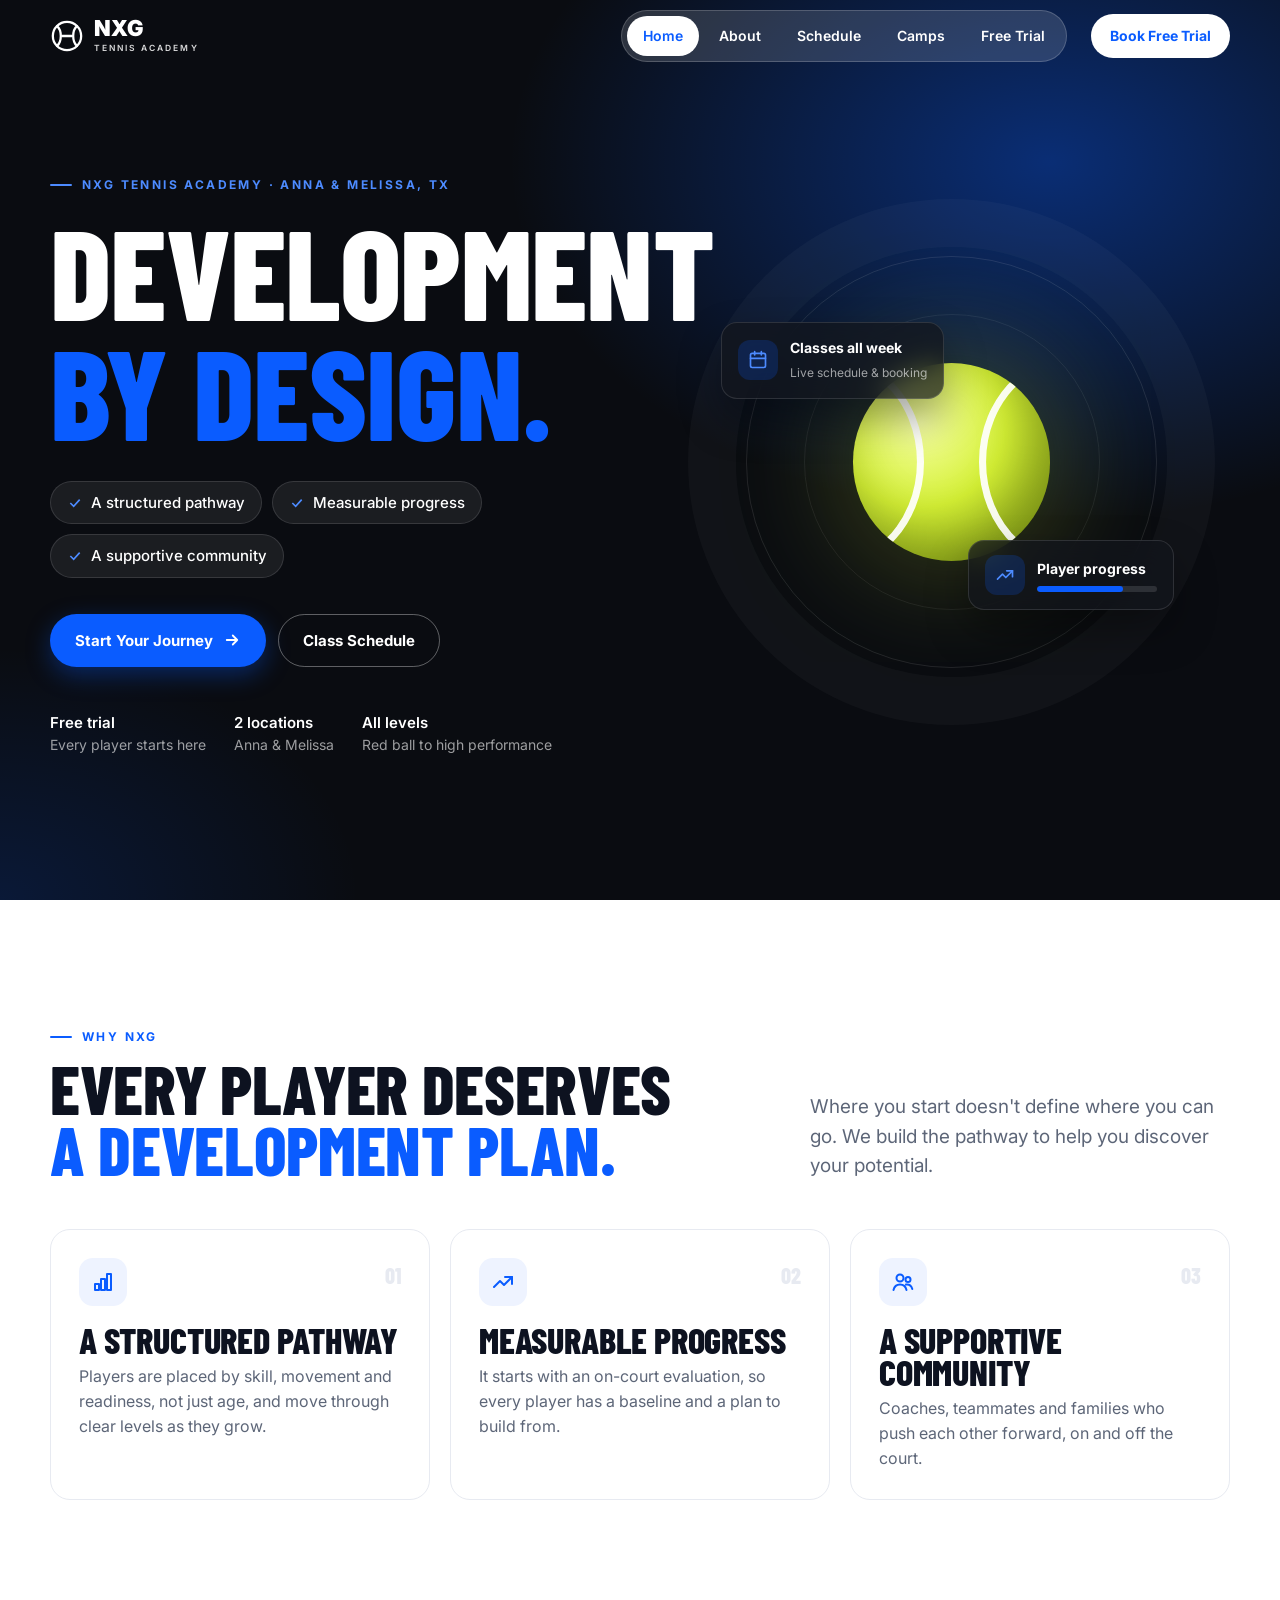
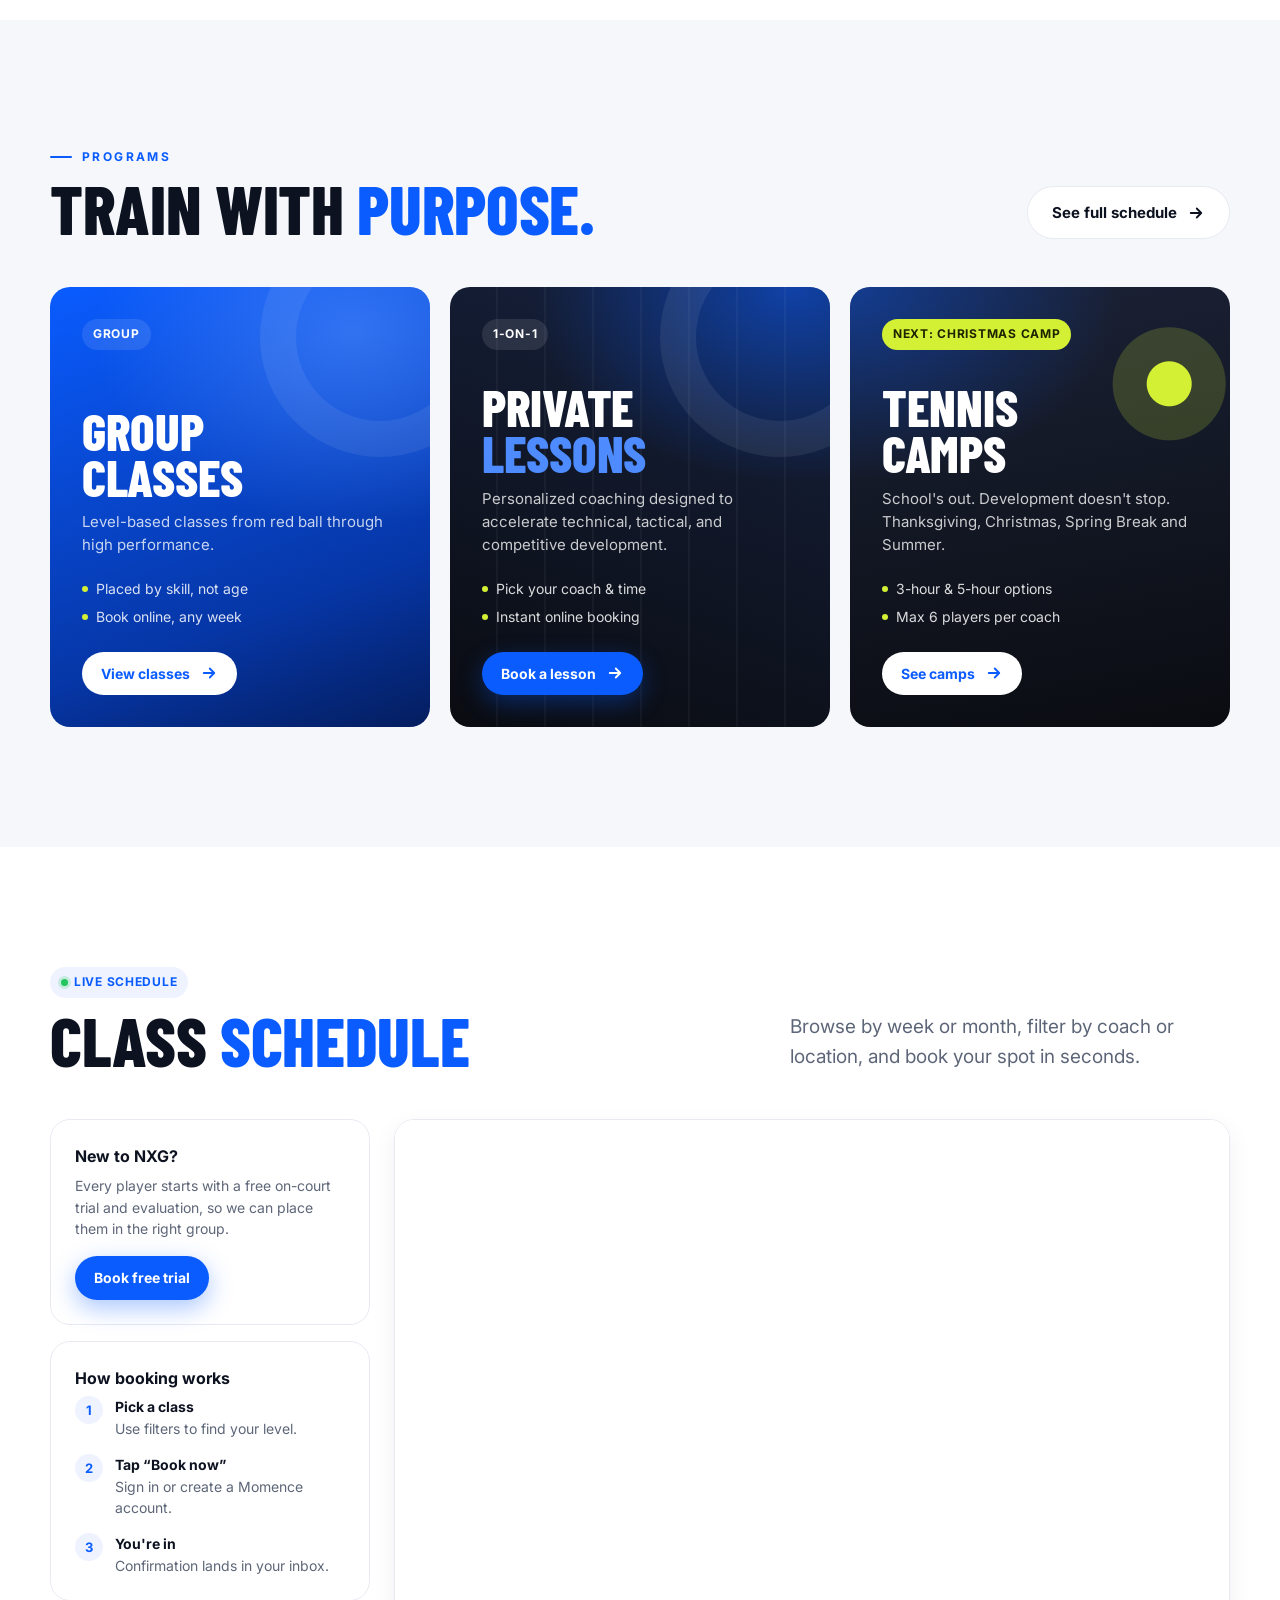
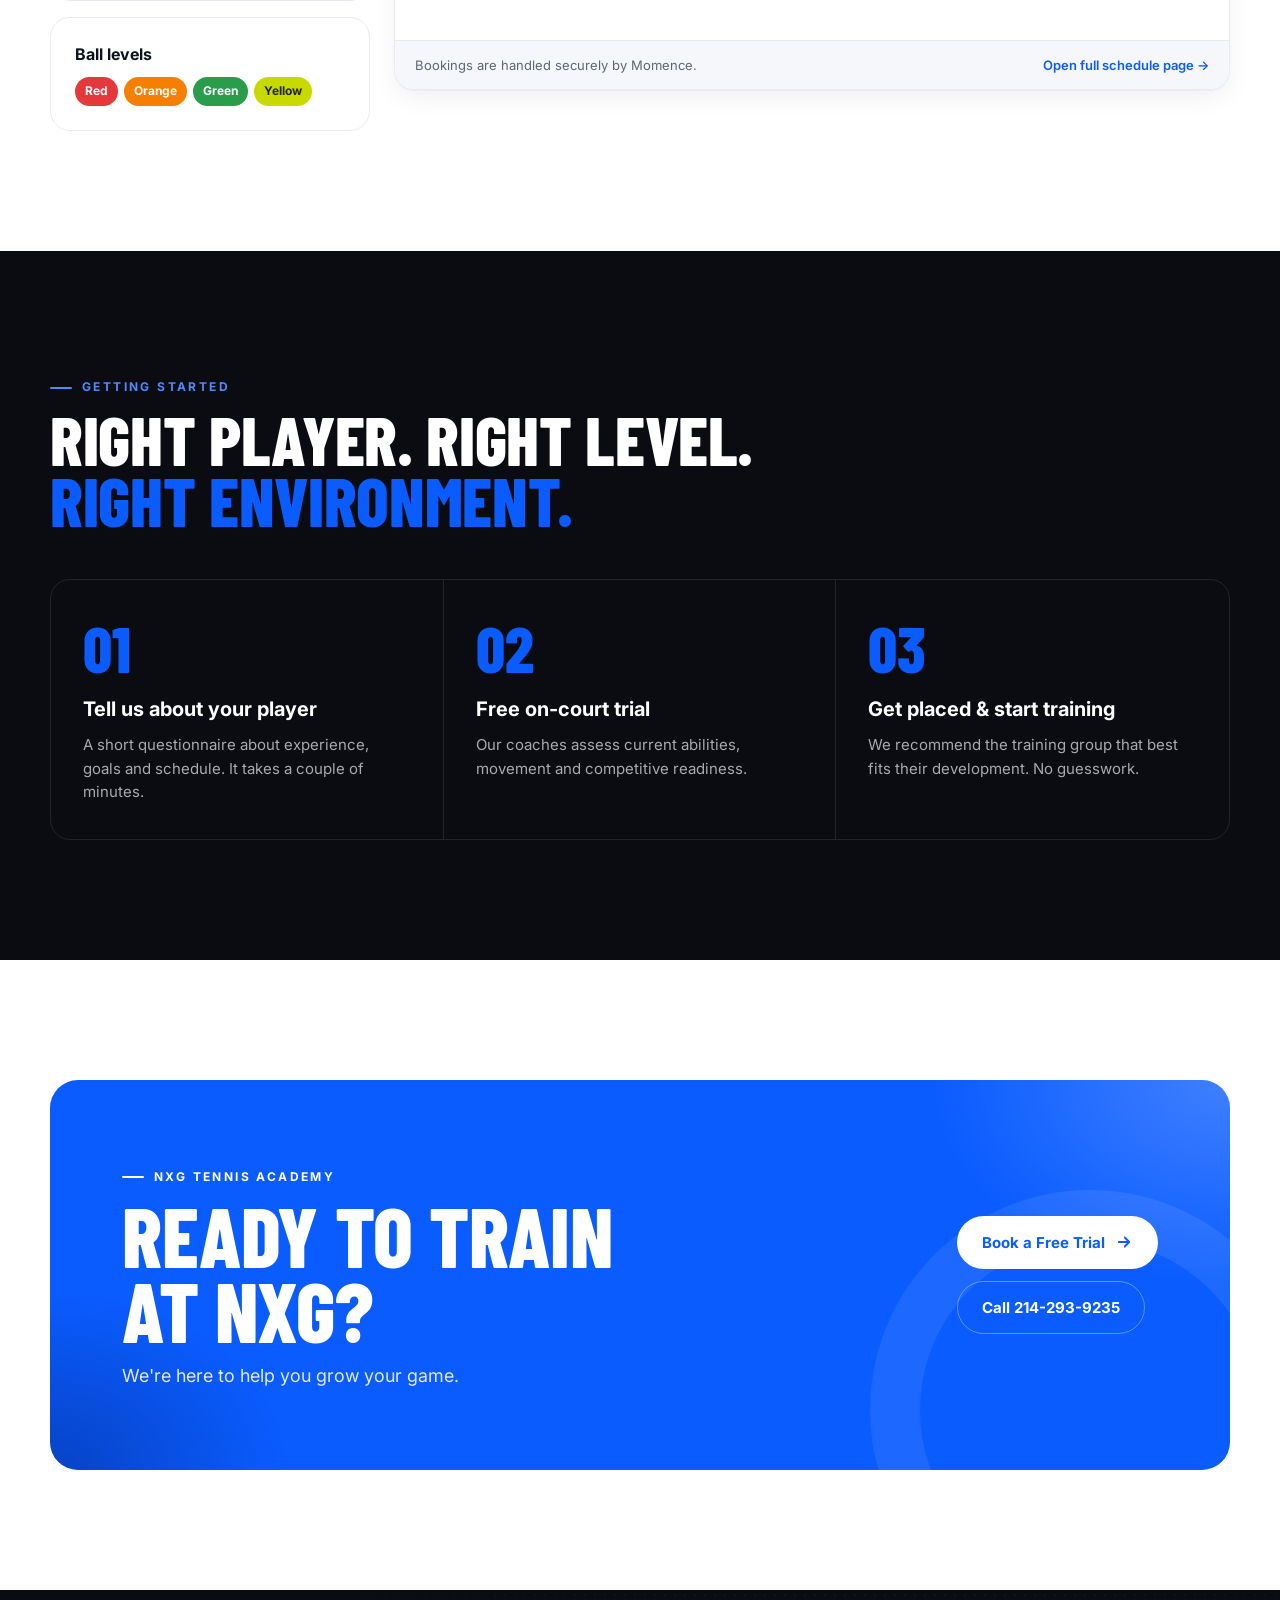
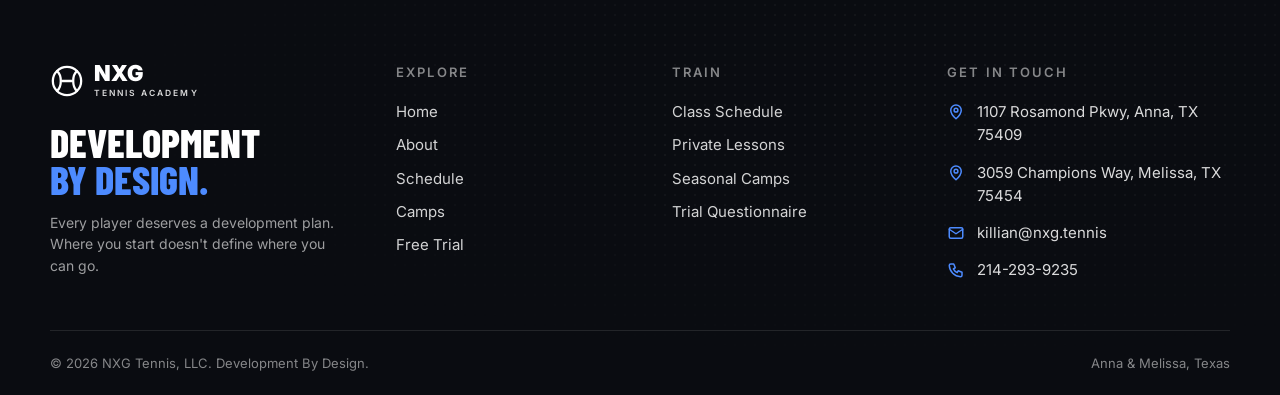
<file: index.html>
<!doctype html>
<html lang="en" class="no-js">
<head>
<meta charset="utf-8">
<meta name="viewport" content="width=device-width, initial-scale=1">
<title>NXG Tennis | Tennis Academy</title>
<meta name="description" content="NXG Tennis Academy in Anna & Melissa, TX. Development by Design: a structured pathway, measurable progress and a supportive community.">
<link rel="preconnect" href="https://fonts.googleapis.com">
<link rel="preconnect" href="https://fonts.gstatic.com" crossorigin>
<link href="https://fonts.googleapis.com/css2?family=Barlow+Condensed:wght@700;800&family=Inter:wght@400;500;600;700;800;900&display=swap" rel="stylesheet">
<link rel="stylesheet" href="assets/styles.css">
<style>
  /* ---------- Hero ---------- */
  .hero{position:relative;min-height:100svh;background:var(--ink);color:#fff;display:flex;align-items:center;overflow:hidden;isolation:isolate}
  .hero::before{content:"";position:absolute;inset:0;z-index:-2;background:
    radial-gradient(900px 600px at 82% 18%, rgba(10,92,255,.42), transparent 60%),
    radial-gradient(600px 420px at 0% 100%, rgba(10,92,255,.16), transparent 60%)}
  .hero-grid{display:grid;grid-template-columns:1.15fr .85fr;align-items:center;gap:32px;padding:calc(var(--header-h) + 48px) 0 96px}
  .hero h1 .line{display:block;overflow:hidden;padding-bottom:.04em}
  .hero h1 .line>span{display:block;transform:translateY(110%);animation:rise .9s cubic-bezier(.2,.8,.2,1) forwards}
  .hero h1 .line:nth-child(2)>span{animation-delay:.1s}
  @keyframes rise{to{transform:none}}
  .hero-props{display:flex;flex-wrap:wrap;gap:10px;margin-top:28px}
  .hero-props span{display:inline-flex;align-items:center;gap:8px;font-size:15px;font-weight:500;padding:9px 16px;border-radius:999px;background:rgba(255,255,255,.07);border:1px solid rgba(255,255,255,.12);opacity:0;animation:fade .6s ease forwards}
  .hero-props span:nth-child(1){animation-delay:.45s}.hero-props span:nth-child(2){animation-delay:.55s}.hero-props span:nth-child(3){animation-delay:.65s}
  .hero-props svg{width:16px;height:16px;color:var(--blue-400)}
  @keyframes fade{to{opacity:1}}
  .hero-actions{display:flex;flex-wrap:wrap;gap:12px;margin-top:36px;opacity:0;animation:fade .6s .8s ease forwards}
  .hero-meta{display:flex;gap:28px;margin-top:44px;color:rgba(255,255,255,.6);font-size:14px;opacity:0;animation:fade .6s 1s ease forwards}
  .hero-meta b{display:block;color:#fff;font-size:15px;font-weight:600}

  .hero-art{position:relative;aspect-ratio:1;max-width:520px;justify-self:end;width:100%}
  .hero-art .orbit{position:absolute;inset:0;border-radius:50%;border:1px solid rgba(255,255,255,.1)}
  .hero-art .orbit.o2{inset:14%;border-color:rgba(255,255,255,.07)}
  .hero-art .orbit.o3{inset:-14%;border:48px solid rgba(255,255,255,.03)}
  .hero-ball{position:absolute;inset:26%;border-radius:50%;
    background:radial-gradient(circle at 34% 30%, #f6ffa6, #d4f034 45%, #8cad10 100%);
    box-shadow:0 0 140px rgba(212,240,52,.32), inset -18px -24px 50px rgba(0,0,0,.25);animation:float 6s ease-in-out infinite}
  .hero-ball::before{content:"";position:absolute;inset:0;border-radius:50%;
    background:url("data:image/svg+xml,%3Csvg xmlns='http://www.w3.org/2000/svg' viewBox='0 0 100 100'%3E%3Cg fill='none' stroke='%23fff' stroke-opacity='.92' stroke-width='3.6' stroke-linecap='round'%3E%3Cpath d='M17 9 C40 30 40 70 17 91'/%3E%3Cpath d='M83 9 C60 30 60 70 83 91'/%3E%3C/g%3E%3C/svg%3E") center/100% 100% no-repeat}
  @keyframes float{0%,100%{transform:translateY(-10px) rotate(-8deg)}50%{transform:translateY(12px) rotate(8deg)}}
  .float-card{position:absolute;background:rgba(18,21,29,.72);backdrop-filter:blur(14px);-webkit-backdrop-filter:blur(14px);border:1px solid rgba(255,255,255,.12);border-radius:16px;padding:14px 16px;display:flex;gap:12px;align-items:center;box-shadow:0 20px 40px rgba(0,0,0,.35);opacity:0;animation:fade .7s ease forwards}
  .float-card .icon-badge{width:40px;height:40px;border-radius:12px;background:rgba(10,92,255,.2);color:var(--blue-400)}
  .float-card .icon-badge svg{width:20px;height:20px}
  .float-card b{display:block;font-size:14px}
  .float-card small{color:rgba(255,255,255,.6);font-size:12px}
  .fc1{left:-6%;top:16%;animation-delay:1.1s}
  .fc2{right:-4%;bottom:14%;animation-delay:1.3s}
  .fc2 .bar{width:120px;height:6px;border-radius:6px;background:rgba(255,255,255,.12);margin-top:6px;overflow:hidden}
  .fc2 .bar i{display:block;height:100%;width:72%;background:var(--blue);border-radius:6px}

  /* ---------- Pillars ---------- */
  .pillar h3{margin:18px 0 8px}
  .pillar p{color:var(--muted)}
  .pillar .num{float:right;font-family:var(--display);font-weight:800;font-size:22px;color:var(--line)}

  /* ---------- Programs ---------- */
  .programs{display:grid;grid-template-columns:repeat(3,1fr);gap:20px}
  .prog{position:relative;border-radius:var(--radius);overflow:hidden;color:#fff;padding:32px;min-height:440px;display:flex;flex-direction:column;isolation:isolate;transition:transform .35s}
  .prog:hover{transform:translateY(-6px)}
  .prog .bg{position:absolute;inset:0;z-index:-1;transition:transform .8s}
  .prog:hover .bg{transform:scale(1.06)}
  .prog .ring{position:absolute;right:-70px;top:-70px;width:240px;height:240px;border-radius:50%;border:36px solid rgba(255,255,255,.07);z-index:-1}
  .prog .top{display:flex;justify-content:space-between;align-items:center}
  .prog h3{margin-top:auto;font-size:clamp(40px,4vw,52px)}
  .prog p{color:rgba(255,255,255,.78);margin:10px 0 22px;font-size:15px}
  .prog ul{list-style:none;display:grid;gap:6px;font-size:14px;color:rgba(255,255,255,.85);margin-bottom:24px}
  .prog li{display:flex;gap:8px;align-items:center}
  .prog li::before{content:"";width:6px;height:6px;border-radius:50%;background:var(--ball)}
  .prog .btn{align-self:flex-start}
  .p1 .bg{background:radial-gradient(400px 300px at 80% 10%, rgba(77,139,255,.6), transparent 65%), linear-gradient(160deg,#0a5cff,#0636a6 70%,#041d5e)}
  .p2 .bg{background:repeating-linear-gradient(90deg,transparent 0 46px,rgba(255,255,255,.04) 46px 48px), radial-gradient(400px 300px at 90% 0%, rgba(10,92,255,.55), transparent 65%), linear-gradient(200deg,#16213d,#0a0c11)}
  .p3 .bg{background:radial-gradient(circle at 84% 22%, var(--ball) 0 22px, transparent 23px), radial-gradient(circle at 84% 22%, rgba(212,240,52,.18) 0 56px, transparent 57px), radial-gradient(420px 300px at 0% 0%, rgba(10,92,255,.45), transparent 65%), linear-gradient(170deg,#1b2236,#0a0c11)}

  /* ---------- Schedule ---------- */
  .sched-wrap{display:grid;grid-template-columns:320px 1fr;gap:24px;align-items:start}
  .sched-aside{position:sticky;top:calc(var(--header-h) + 24px);display:grid;gap:16px}
  .sched-aside .card{padding:24px}
  .sched-aside h4{font-size:16px;margin-bottom:6px}
  .sched-aside p{color:var(--muted);font-size:14px}
  .steps{list-style:none;counter-reset:s;display:grid;gap:14px;margin-top:6px}
  .steps li{counter-increment:s;display:grid;grid-template-columns:28px 1fr;gap:12px;font-size:14px;color:var(--muted)}
  .steps li::before{content:counter(s);width:28px;height:28px;border-radius:50%;background:var(--blue-50);color:var(--blue);font-weight:700;display:grid;place-items:center;font-size:13px}
  .steps b{color:var(--text);display:block}
  .levels{display:flex;flex-wrap:wrap;gap:6px;margin-top:10px}
  .lv{font-size:12px;font-weight:700;padding:5px 10px;border-radius:999px;color:#fff}

  /* ---------- How it works ---------- */
  .how{display:grid;grid-template-columns:repeat(3,1fr);gap:0;border:1px solid rgba(255,255,255,.1);border-radius:var(--radius);overflow:hidden}
  .how > div{padding:36px 32px;border-right:1px solid rgba(255,255,255,.1);position:relative}
  .how > div:last-child{border-right:0}
  .how .n{font-family:var(--display);font-weight:800;font-size:64px;line-height:1;color:var(--blue)}
  .how h3{font-size:20px;margin:14px 0 8px}
  .how p{color:rgba(255,255,255,.65);font-size:15px}

  @media (max-width:1000px){
    .hero-grid{grid-template-columns:1fr;padding-bottom:72px}
    .hero-art{max-width:340px;justify-self:center;margin-top:16px}
    .fc1{left:-10%}.fc2{right:-10%}
    .programs{grid-template-columns:1fr}
    .prog{min-height:380px}
    .sched-wrap{grid-template-columns:1fr}
    .sched-aside{position:static;grid-template-columns:1fr 1fr}
    .how{grid-template-columns:1fr}
    .how > div{border-right:0;border-bottom:1px solid rgba(255,255,255,.1)}
    .how > div:last-child{border-bottom:0}
  }
  @media (max-width:640px){
    .hero-art{max-width:260px}
    .float-card{padding:10px 12px}
    .fc1{left:-18%;top:6%}.fc2{right:-18%;bottom:4%}
    .hero-meta{gap:18px;flex-wrap:wrap}
    .sched-aside{grid-template-columns:1fr}
  }
</style>
</head>
<body>
<div data-header></div>

<main id="main">
  <!-- HERO -->
  <section class="hero">
    <div class="wrap hero-grid">
      <div>
        <span class="eyebrow" style="color:var(--blue-400)">NXG Tennis Academy · Anna &amp; Melissa, TX</span>
        <h1 class="display h1" style="margin-top:18px">
          <span class="line"><span>Development</span></span>
          <span class="line"><span class="accent">by Design.</span></span>
        </h1>
        <div class="hero-props">
          <span><svg viewBox="0 0 24 24" fill="none" stroke="currentColor" stroke-width="2.5"><path d="m5 12 5 5 9-10"/></svg>A structured pathway</span>
          <span><svg viewBox="0 0 24 24" fill="none" stroke="currentColor" stroke-width="2.5"><path d="m5 12 5 5 9-10"/></svg>Measurable progress</span>
          <span><svg viewBox="0 0 24 24" fill="none" stroke="currentColor" stroke-width="2.5"><path d="m5 12 5 5 9-10"/></svg>A supportive community</span>
        </div>
        <div class="hero-actions">
          <a class="btn btn-primary" href="free-trial.html">Start Your Journey <svg viewBox="0 0 24 24" fill="none" stroke="currentColor" stroke-width="2.4" stroke-linecap="round" stroke-linejoin="round"><path d="M5 12h14M13 6l6 6-6 6"/></svg></a>
          <a class="btn btn-ghost" href="#schedule">Class Schedule</a>
        </div>
        <div class="hero-meta">
          <div><b>Free trial</b>Every player starts here</div>
          <div><b>2 locations</b>Anna &amp; Melissa</div>
          <div><b>All levels</b>Red ball to high performance</div>
        </div>
      </div>
      <div class="hero-art" aria-hidden="true">
        <div class="orbit o3"></div><div class="orbit"></div><div class="orbit o2"></div>
        <div class="hero-ball"></div>
        <div class="float-card fc1">
          <div class="icon-badge"><svg viewBox="0 0 24 24" fill="none" stroke="currentColor" stroke-width="2" stroke-linecap="round" stroke-linejoin="round"><rect x="3" y="4" width="18" height="17" rx="2"/><path d="M8 2v4M16 2v4M3 10h18"/></svg></div>
          <div><b>Classes all week</b><small>Live schedule &amp; booking</small></div>
        </div>
        <div class="float-card fc2">
          <div class="icon-badge"><svg viewBox="0 0 24 24" fill="none" stroke="currentColor" stroke-width="2" stroke-linecap="round" stroke-linejoin="round"><path d="M3 17l6-6 4 4 8-8"/><path d="M14 7h7v7"/></svg></div>
          <div><b>Player progress</b><div class="bar"><i></i></div></div>
        </div>
      </div>
    </div>
  </section>

  <!-- WHY -->
  <section class="section">
    <div class="wrap">
      <div class="section-head reveal">
        <div>
          <span class="eyebrow">Why NXG</span>
          <h2 class="display h2">Every player deserves<br><span class="accent">a development plan.</span></h2>
        </div>
        <p class="lead" style="max-width:420px">Where you start doesn't define where you can go. We build the pathway to help you discover your potential.</p>
      </div>
      <div class="grid-3">
        <article class="card hover pillar reveal">
          <span class="num">01</span>
          <div class="icon-badge"><svg viewBox="0 0 24 24" fill="none" stroke="currentColor" stroke-width="2" stroke-linecap="round" stroke-linejoin="round"><path d="M4 20h4v-6H4zM10 20h4V9h-4zM16 20h4V4h-4z"/></svg></div>
          <h3 class="display h3">A Structured Pathway</h3>
          <p>Players are placed by skill, movement and readiness, not just age, and move through clear levels as they grow.</p>
        </article>
        <article class="card hover pillar reveal" data-delay="100">
          <span class="num">02</span>
          <div class="icon-badge"><svg viewBox="0 0 24 24" fill="none" stroke="currentColor" stroke-width="2" stroke-linecap="round" stroke-linejoin="round"><path d="M3 17l6-6 4 4 8-8"/><path d="M14 7h7v7"/></svg></div>
          <h3 class="display h3">Measurable Progress</h3>
          <p>It starts with an on-court evaluation, so every player has a baseline and a plan to build from.</p>
        </article>
        <article class="card hover pillar reveal" data-delay="200">
          <span class="num">03</span>
          <div class="icon-badge"><svg viewBox="0 0 24 24" fill="none" stroke="currentColor" stroke-width="2" stroke-linecap="round" stroke-linejoin="round"><circle cx="9" cy="8" r="3.5"/><circle cx="17" cy="9.5" r="2.5"/><path d="M2.5 20c.8-3.6 3.4-5.5 6.5-5.5s5.7 1.9 6.5 5.5M15 14.6c2.8-.4 5.4 1.2 6.3 4.4"/></svg></div>
          <h3 class="display h3">A Supportive Community</h3>
          <p>Coaches, teammates and families who push each other forward, on and off the court.</p>
        </article>
      </div>
    </div>
  </section>

  <!-- PROGRAMS -->
  <section class="section bg-mist">
    <div class="wrap">
      <div class="section-head reveal">
        <div>
          <span class="eyebrow">Programs</span>
          <h2 class="display h2">Train with <span class="accent">purpose.</span></h2>
        </div>
        <a class="btn btn-outline" href="schedule.html">See full schedule <svg viewBox="0 0 24 24" fill="none" stroke="currentColor" stroke-width="2.4" stroke-linecap="round" stroke-linejoin="round"><path d="M5 12h14M13 6l6 6-6 6"/></svg></a>
      </div>
      <div class="programs">
        <article class="prog p1 reveal">
          <div class="bg"></div><div class="ring"></div>
          <div class="top"><span class="badge dark">Group</span></div>
          <h3 class="display">Group<br>Classes</h3>
          <p>Level-based classes from red ball through high performance.</p>
          <ul><li>Placed by skill, not age</li><li>Book online, any week</li></ul>
          <a class="btn btn-white btn-sm" href="schedule.html#classes">View classes <svg viewBox="0 0 24 24" fill="none" stroke="currentColor" stroke-width="2.4" stroke-linecap="round" stroke-linejoin="round"><path d="M5 12h14M13 6l6 6-6 6"/></svg></a>
        </article>
        <article class="prog p2 reveal" data-delay="100">
          <div class="bg"></div><div class="ring"></div>
          <div class="top"><span class="badge dark">1-on-1</span></div>
          <h3 class="display">Private<br><span style="color:var(--blue-400)">Lessons</span></h3>
          <p>Personalized coaching designed to accelerate technical, tactical, and competitive development.</p>
          <ul><li>Pick your coach &amp; time</li><li>Instant online booking</li></ul>
          <a class="btn btn-primary btn-sm" href="schedule.html#private">Book a lesson <svg viewBox="0 0 24 24" fill="none" stroke="currentColor" stroke-width="2.4" stroke-linecap="round" stroke-linejoin="round"><path d="M5 12h14M13 6l6 6-6 6"/></svg></a>
        </article>
        <article class="prog p3 reveal" data-delay="200">
          <div class="bg"></div>
          <div class="top"><span class="badge ball" id="nextCampBadge">Seasonal</span></div>
          <h3 class="display">Tennis<br>Camps</h3>
          <p>School's out. Development doesn't stop. Thanksgiving, Christmas, Spring Break and Summer.</p>
          <ul><li>3-hour &amp; 5-hour options</li><li>Max 6 players per coach</li></ul>
          <a class="btn btn-white btn-sm" href="camps.html">See camps <svg viewBox="0 0 24 24" fill="none" stroke="currentColor" stroke-width="2.4" stroke-linecap="round" stroke-linejoin="round"><path d="M5 12h14M13 6l6 6-6 6"/></svg></a>
        </article>
      </div>
    </div>
  </section>

  <!-- CLASS SCHEDULE (live Momence) -->
  <section class="section" id="schedule">
    <div class="wrap">
      <div class="section-head reveal">
        <div>
          <span class="badge live">Live schedule</span>
          <h2 class="display h2">Class <span class="accent">Schedule</span></h2>
        </div>
        <p class="lead" style="max-width:440px">Browse by week or month, filter by coach or location, and book your spot in seconds.</p>
      </div>
      <div class="sched-wrap">
        <aside class="sched-aside">
          <div class="card">
            <h4>New to NXG?</h4>
            <p>Every player starts with a free on-court trial and evaluation, so we can place them in the right group.</p>
            <a class="btn btn-primary btn-sm" style="margin-top:16px" href="trial-form.html">Book free trial</a>
          </div>
          <div class="card">
            <h4>How booking works</h4>
            <ol class="steps">
              <li><span><b>Pick a class</b>Use filters to find your level.</span></li>
              <li><span><b>Tap “Book now”</b>Sign in or create a Momence account.</span></li>
              <li><span><b>You're in</b>Confirmation lands in your inbox.</span></li>
            </ol>
          </div>
          <div class="card">
            <h4>Ball levels</h4>
            <div class="levels">
              <span class="lv" style="background:#e5383b">Red</span>
              <span class="lv" style="background:#f77f00">Orange</span>
              <span class="lv" style="background:#2a9d4b">Green</span>
              <span class="lv" style="background:#c8d900;color:#222">Yellow</span>
            </div>
          </div>
        </aside>
        <div class="embed-shell reveal" data-momence="schedule" data-max-height="1100">
          <iframe src="embeds/schedule.html" title="NXG class schedule"></iframe>
          <div class="embed-loading"><div><div class="spinner"></div>Loading live schedule…</div></div>
          <div class="embed-foot"><span>Bookings are handled securely by Momence.</span><a href="schedule.html">Open full schedule page →</a></div>
        </div>
      </div>
    </div>
  </section>

  <!-- HOW IT WORKS -->
  <section class="section bg-ink">
    <div class="wrap">
      <div class="section-head reveal">
        <div>
          <span class="eyebrow" style="color:var(--blue-400)">Getting started</span>
          <h2 class="display h2">Right player. Right level.<br><span class="accent">Right environment.</span></h2>
        </div>
      </div>
      <div class="how reveal">
        <div><span class="n">01</span><h3>Tell us about your player</h3><p>A short questionnaire about experience, goals and schedule. It takes a couple of minutes.</p></div>
        <div><span class="n">02</span><h3>Free on-court trial</h3><p>Our coaches assess current abilities, movement and competitive readiness.</p></div>
        <div><span class="n">03</span><h3>Get placed &amp; start training</h3><p>We recommend the training group that best fits their development. No guesswork.</p></div>
      </div>
    </div>
  </section>

  <!-- CTA -->
  <section class="section">
    <div class="wrap">
      <div class="cta-band reveal">
        <div class="ring"></div>
        <div>
          <span class="eyebrow" style="color:#fff">NXG Tennis Academy</span>
          <h2 class="display h2" style="font-size:clamp(48px,6.5vw,84px)">Ready to train<br>at NXG?</h2>
          <p>We're here to help you grow your game.</p>
        </div>
        <div class="actions">
          <a class="btn btn-white" href="trial-form.html">Book a Free Trial <svg viewBox="0 0 24 24" fill="none" stroke="currentColor" stroke-width="2.4" stroke-linecap="round" stroke-linejoin="round"><path d="M5 12h14M13 6l6 6-6 6"/></svg></a>
          <a class="btn btn-ghost" href="tel:+12142939235">Call 214-293-9235</a>
        </div>
      </div>
    </div>
  </section>
</main>

<div data-footer></div>
<script src="assets/site.js"></script>
<script src="assets/camps-data.js"></script>
<script>
  // Show the next upcoming camp on the Camps program card
  const next = window.NXG_CAMPS && NXG_CAMPS.next();
  if (next) document.getElementById('nextCampBadge').textContent = 'Next: ' + next.name;
</script>
</body>
</html>
</file>
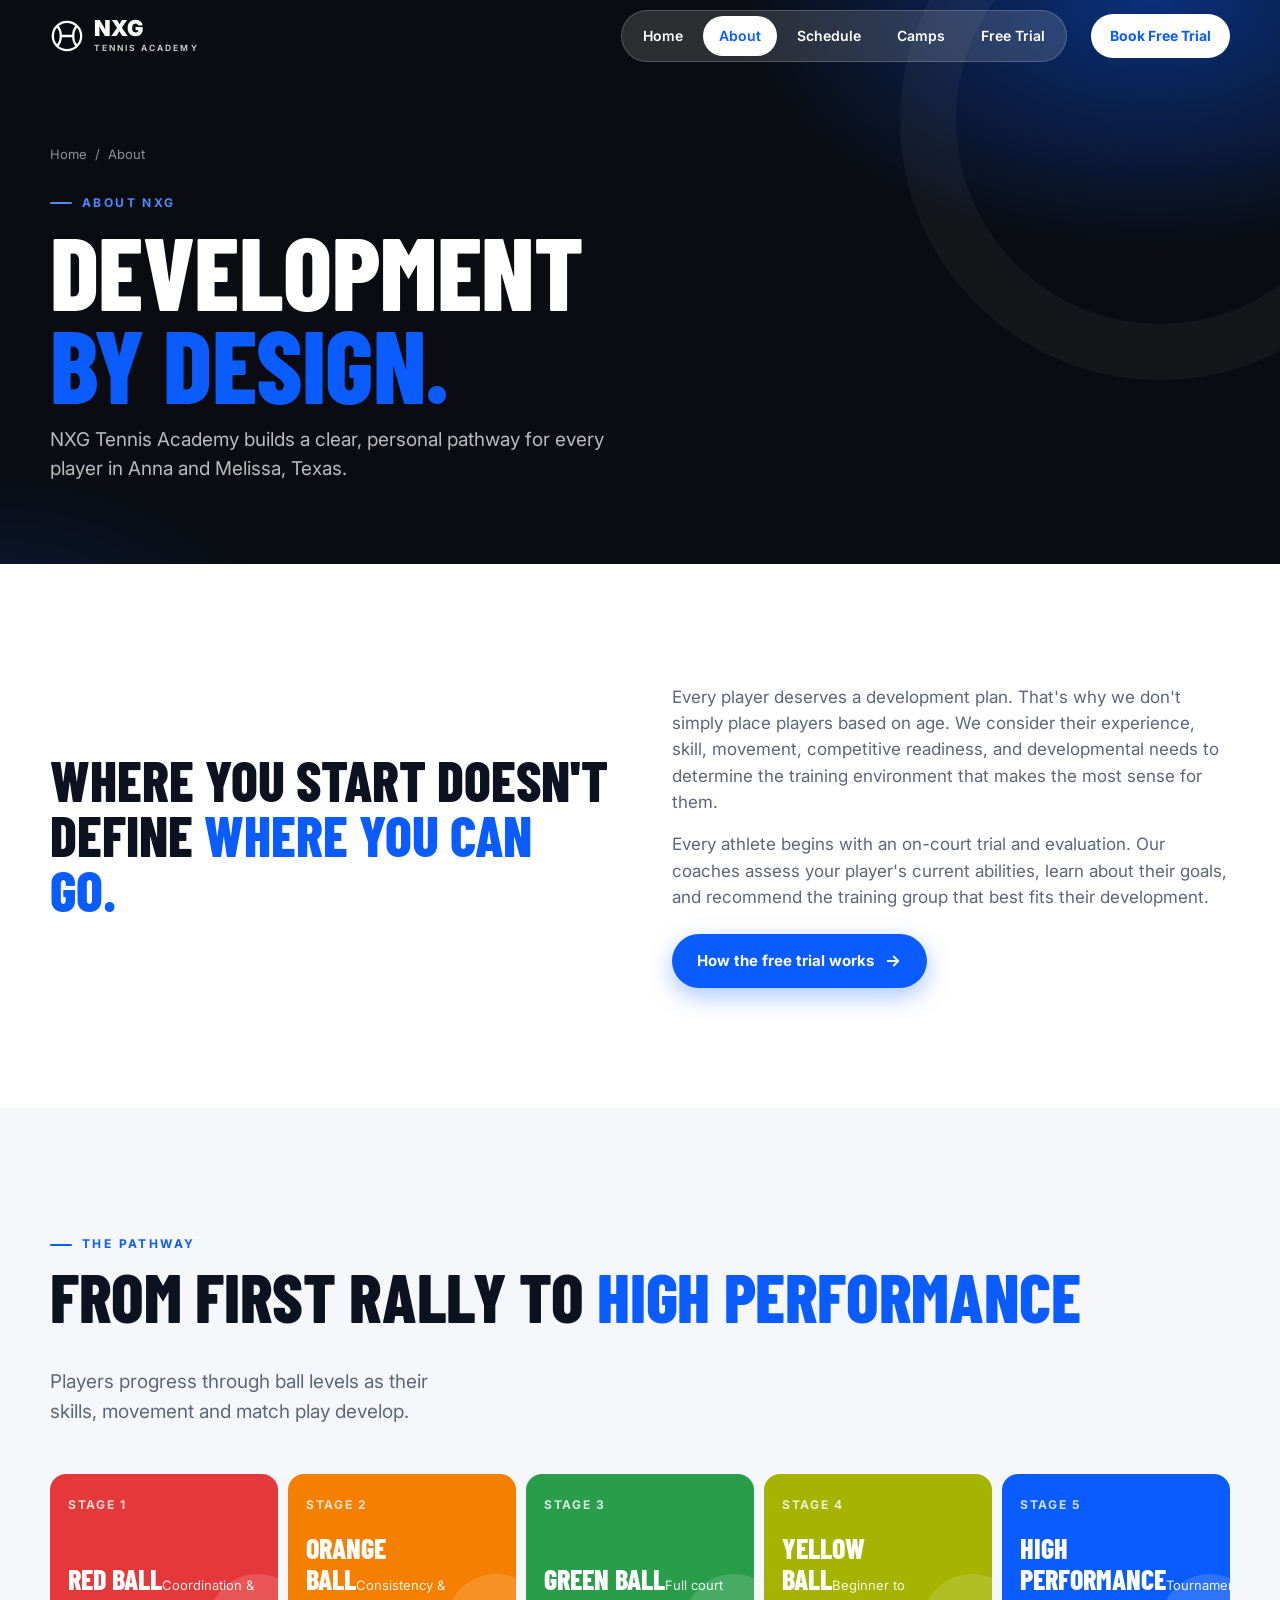
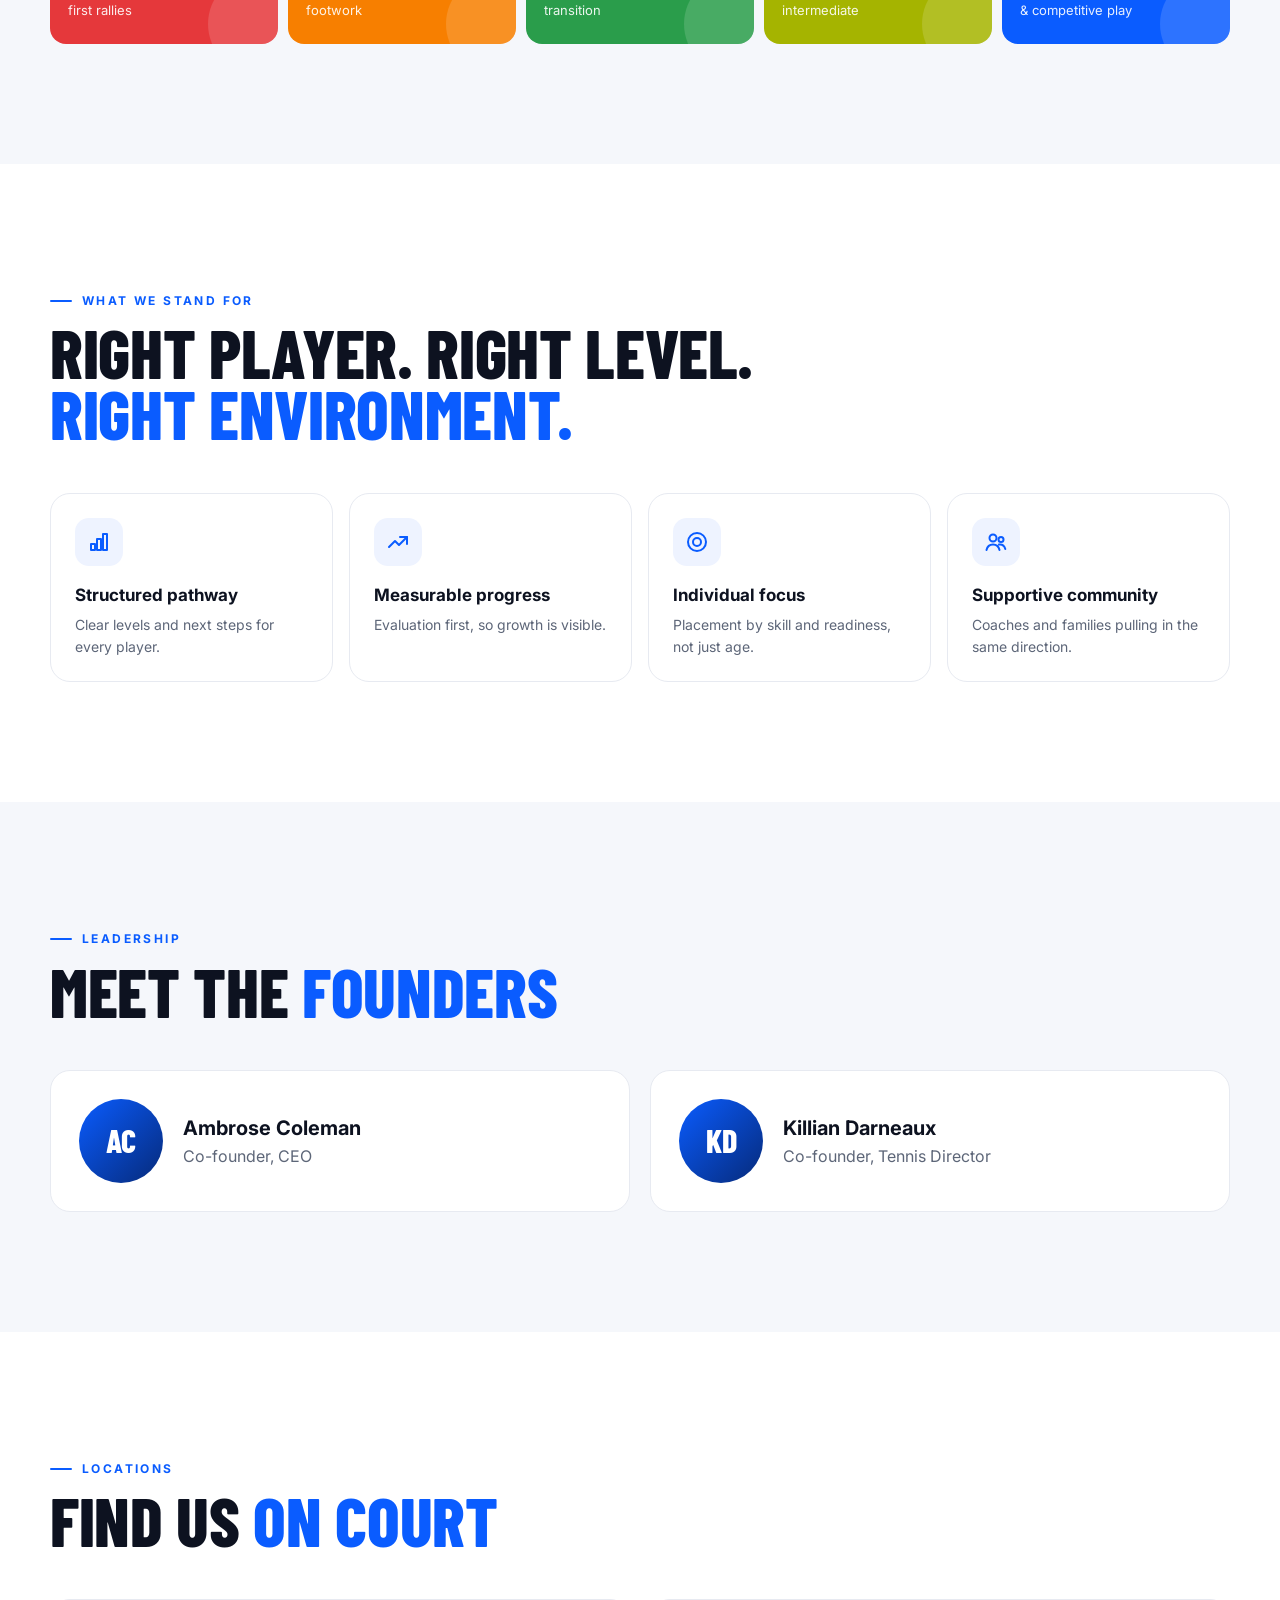
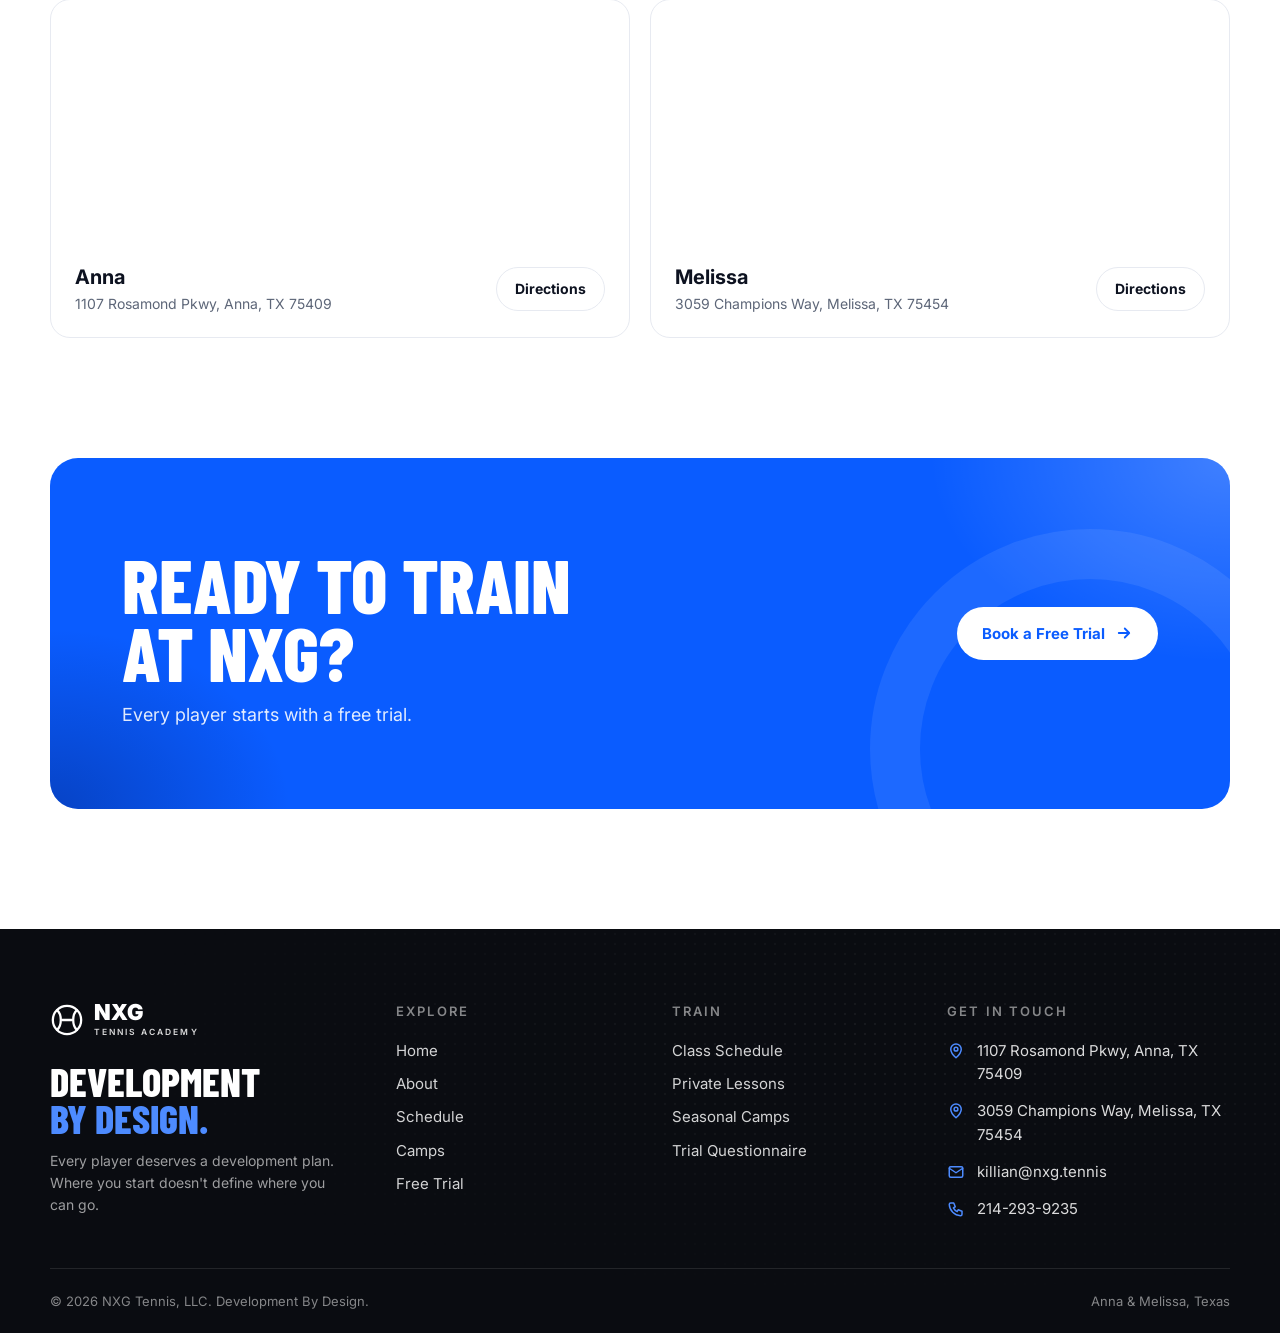
<file: about.html>
<!doctype html>
<html lang="en" class="no-js">
<head>
<meta charset="utf-8">
<meta name="viewport" content="width=device-width, initial-scale=1">
<title>About | NXG Tennis</title>
<meta name="description" content="About NXG Tennis Academy: Development by Design in Anna & Melissa, TX.">
<link rel="preconnect" href="https://fonts.googleapis.com">
<link rel="preconnect" href="https://fonts.gstatic.com" crossorigin>
<link href="https://fonts.googleapis.com/css2?family=Barlow+Condensed:wght@700;800&family=Inter:wght@400;500;600;700;800;900&display=swap" rel="stylesheet">
<link rel="stylesheet" href="assets/styles.css">
<style>
  .mission{display:grid;grid-template-columns:1fr 1fr;gap:64px;align-items:center}
  .mission blockquote{font-family:var(--display);font-weight:800;text-transform:uppercase;font-size:clamp(36px,4.4vw,56px);line-height:.98}
  .mission p{color:var(--muted);font-size:17px}
  .mission p + p{margin-top:16px}
  .values{display:grid;grid-template-columns:repeat(4,1fr);gap:16px}
  .value{padding:24px}
  .value h3{font-size:17px;margin:16px 0 6px}
  .value p{color:var(--muted);font-size:14px}
  .pathway{display:grid;grid-template-columns:repeat(5,1fr);gap:10px;margin-top:8px}
  .lvl{border-radius:16px;padding:22px 18px;color:#fff;min-height:170px;display:flex;flex-direction:column;justify-content:space-between;position:relative;overflow:hidden}
  .lvl::after{content:"";position:absolute;right:-30px;bottom:-30px;width:100px;height:100px;border-radius:50%;background:rgba(255,255,255,.14)}
  .lvl b{font-family:var(--display);font-weight:800;font-size:28px;text-transform:uppercase;line-height:1}
  .lvl small{font-size:13px;opacity:.9}
  .lvl span{font-size:12px;font-weight:700;letter-spacing:.14em;opacity:.8}
  .founders{display:grid;grid-template-columns:1fr 1fr;gap:20px}
  .founder{display:flex;gap:20px;align-items:center;padding:28px}
  .avatar{width:84px;height:84px;border-radius:50%;background:linear-gradient(135deg,var(--blue),#062a7a);color:#fff;display:grid;place-items:center;font-family:var(--display);font-weight:800;font-size:32px;flex-shrink:0}
  .founder h3{font-size:20px}
  .founder p{color:var(--muted)}
  .locs{display:grid;grid-template-columns:1fr 1fr;gap:20px}
  .locs .card{padding:0;overflow:hidden}
  .locs iframe{width:100%;height:240px;border:0;display:block;filter:grayscale(.2)}
  .locs .info{padding:22px 24px;display:flex;justify-content:space-between;align-items:center;gap:12px;flex-wrap:wrap}
  .locs h3{font-size:20px}
  .locs p{color:var(--muted);font-size:14px}
  @media (max-width:1000px){
    .mission{grid-template-columns:1fr;gap:28px}
    .values{grid-template-columns:1fr 1fr}
    .pathway{grid-template-columns:repeat(3,1fr)}
  }
  @media (max-width:640px){
    .values,.founders,.locs{grid-template-columns:1fr}
    .pathway{grid-template-columns:1fr 1fr}
  }
</style>
</head>
<body>
<div data-header></div>

<main id="main">
  <section class="page-hero">
    <div class="wrap">
      <nav class="crumbs" aria-label="Breadcrumb"><a href="index.html">Home</a><span>/</span><span>About</span></nav>
      <span class="eyebrow">About NXG</span>
      <h1 class="display h2" style="font-size:clamp(52px,8vw,104px)">Development<br><span class="accent">by Design.</span></h1>
      <p class="lead">NXG Tennis Academy builds a clear, personal pathway for every player in Anna and Melissa, Texas.</p>
    </div>
  </section>

  <section class="section">
    <div class="wrap mission">
      <blockquote class="reveal">Where you start doesn't define <span class="accent">where you can go.</span></blockquote>
      <div class="reveal" data-delay="100">
        <p>Every player deserves a development plan. That's why we don't simply place players based on age. We consider their experience, skill, movement, competitive readiness, and developmental needs to determine the training environment that makes the most sense for them.</p>
        <p>Every athlete begins with an on-court trial and evaluation. Our coaches assess your player's current abilities, learn about their goals, and recommend the training group that best fits their development.</p>
        <a class="btn btn-primary" style="margin-top:24px" href="free-trial.html">How the free trial works <svg viewBox="0 0 24 24" fill="none" stroke="currentColor" stroke-width="2.4" stroke-linecap="round" stroke-linejoin="round"><path d="M5 12h14M13 6l6 6-6 6"/></svg></a>
      </div>
    </div>
  </section>

  <section class="section bg-mist">
    <div class="wrap">
      <div class="section-head reveal">
        <div>
          <span class="eyebrow">The pathway</span>
          <h2 class="display h2">From first rally to <span class="accent">high performance</span></h2>
        </div>
        <p class="lead" style="max-width:400px">Players progress through ball levels as their skills, movement and match play develop.</p>
      </div>
      <div class="pathway reveal">
        <div class="lvl" style="background:#e5383b"><span>STAGE 1</span><div><b>Red Ball</b><small>Coordination &amp; first rallies</small></div></div>
        <div class="lvl" style="background:#f77f00"><span>STAGE 2</span><div><b>Orange Ball</b><small>Consistency &amp; footwork</small></div></div>
        <div class="lvl" style="background:#2a9d4b"><span>STAGE 3</span><div><b>Green Ball</b><small>Full court transition</small></div></div>
        <div class="lvl" style="background:#a5b400"><span>STAGE 4</span><div><b>Yellow Ball</b><small>Beginner to intermediate</small></div></div>
        <div class="lvl" style="background:var(--blue)"><span>STAGE 5</span><div><b>High Performance</b><small>Tournament &amp; competitive play</small></div></div>
      </div>
    </div>
  </section>

  <section class="section">
    <div class="wrap">
      <div class="section-head reveal">
        <div>
          <span class="eyebrow">What we stand for</span>
          <h2 class="display h2">Right player. Right level.<br><span class="accent">Right environment.</span></h2>
        </div>
      </div>
      <div class="values">
        <div class="card hover value reveal"><div class="icon-badge"><svg viewBox="0 0 24 24" fill="none" stroke="currentColor" stroke-width="2" stroke-linecap="round" stroke-linejoin="round"><path d="M4 20h4v-6H4zM10 20h4V9h-4zM16 20h4V4h-4z"/></svg></div><h3>Structured pathway</h3><p>Clear levels and next steps for every player.</p></div>
        <div class="card hover value reveal" data-delay="80"><div class="icon-badge"><svg viewBox="0 0 24 24" fill="none" stroke="currentColor" stroke-width="2" stroke-linecap="round" stroke-linejoin="round"><path d="M3 17l6-6 4 4 8-8"/><path d="M14 7h7v7"/></svg></div><h3>Measurable progress</h3><p>Evaluation first, so growth is visible.</p></div>
        <div class="card hover value reveal" data-delay="160"><div class="icon-badge"><svg viewBox="0 0 24 24" fill="none" stroke="currentColor" stroke-width="2" stroke-linecap="round" stroke-linejoin="round"><circle cx="12" cy="12" r="9"/><circle cx="12" cy="12" r="4"/></svg></div><h3>Individual focus</h3><p>Placement by skill and readiness, not just age.</p></div>
        <div class="card hover value reveal" data-delay="240"><div class="icon-badge"><svg viewBox="0 0 24 24" fill="none" stroke="currentColor" stroke-width="2" stroke-linecap="round" stroke-linejoin="round"><circle cx="9" cy="8" r="3.5"/><circle cx="17" cy="9.5" r="2.5"/><path d="M2.5 20c.8-3.6 3.4-5.5 6.5-5.5s5.7 1.9 6.5 5.5M15 14.6c2.8-.4 5.4 1.2 6.3 4.4"/></svg></div><h3>Supportive community</h3><p>Coaches and families pulling in the same direction.</p></div>
      </div>
    </div>
  </section>

  <section class="section bg-mist">
    <div class="wrap">
      <div class="section-head reveal">
        <div>
          <span class="eyebrow">Leadership</span>
          <h2 class="display h2">Meet the <span class="accent">founders</span></h2>
        </div>
      </div>
      <div class="founders">
        <div class="card founder reveal"><div class="avatar">AC</div><div><h3>Ambrose Coleman</h3><p>Co-founder, CEO</p></div></div>
        <div class="card founder reveal" data-delay="100"><div class="avatar">KD</div><div><h3>Killian Darneaux</h3><p>Co-founder, Tennis Director</p></div></div>
      </div>
    </div>
  </section>

  <section class="section">
    <div class="wrap">
      <div class="section-head reveal">
        <div>
          <span class="eyebrow">Locations</span>
          <h2 class="display h2">Find us <span class="accent">on court</span></h2>
        </div>
      </div>
      <div class="locs">
        <div class="card reveal">
          <iframe loading="lazy" title="Map of NXG Anna" src="https://maps.google.com/maps?q=1107+Rosamond+Pkwy+Anna+TX+75409&z=14&output=embed"></iframe>
          <div class="info"><div><h3>Anna</h3><p>1107 Rosamond Pkwy, Anna, TX 75409</p></div><a class="btn btn-outline btn-sm" target="_blank" rel="noopener" href="https://maps.google.com/?q=1107+Rosamond+Pkwy+Anna+TX+75409">Directions</a></div>
        </div>
        <div class="card reveal" data-delay="100">
          <iframe loading="lazy" title="Map of NXG Melissa" src="https://maps.google.com/maps?q=3059+Champions+Way+Melissa+TX+75454&z=14&output=embed"></iframe>
          <div class="info"><div><h3>Melissa</h3><p>3059 Champions Way, Melissa, TX 75454</p></div><a class="btn btn-outline btn-sm" target="_blank" rel="noopener" href="https://maps.google.com/?q=3059+Champions+Way+Melissa+TX+75454">Directions</a></div>
        </div>
      </div>
    </div>
  </section>

  <section class="section" style="padding-top:0">
    <div class="wrap">
      <div class="cta-band reveal">
        <div class="ring"></div>
        <div>
          <h2 class="display h2" style="font-size:clamp(44px,6vw,76px)">Ready to train<br>at NXG?</h2>
          <p>Every player starts with a free trial.</p>
        </div>
        <div class="actions">
          <a class="btn btn-white" href="trial-form.html">Book a Free Trial <svg viewBox="0 0 24 24" fill="none" stroke="currentColor" stroke-width="2.4" stroke-linecap="round" stroke-linejoin="round"><path d="M5 12h14M13 6l6 6-6 6"/></svg></a>
        </div>
      </div>
    </div>
  </section>
</main>

<div data-footer></div>
<script src="assets/site.js"></script>
</body>
</html>
</file>
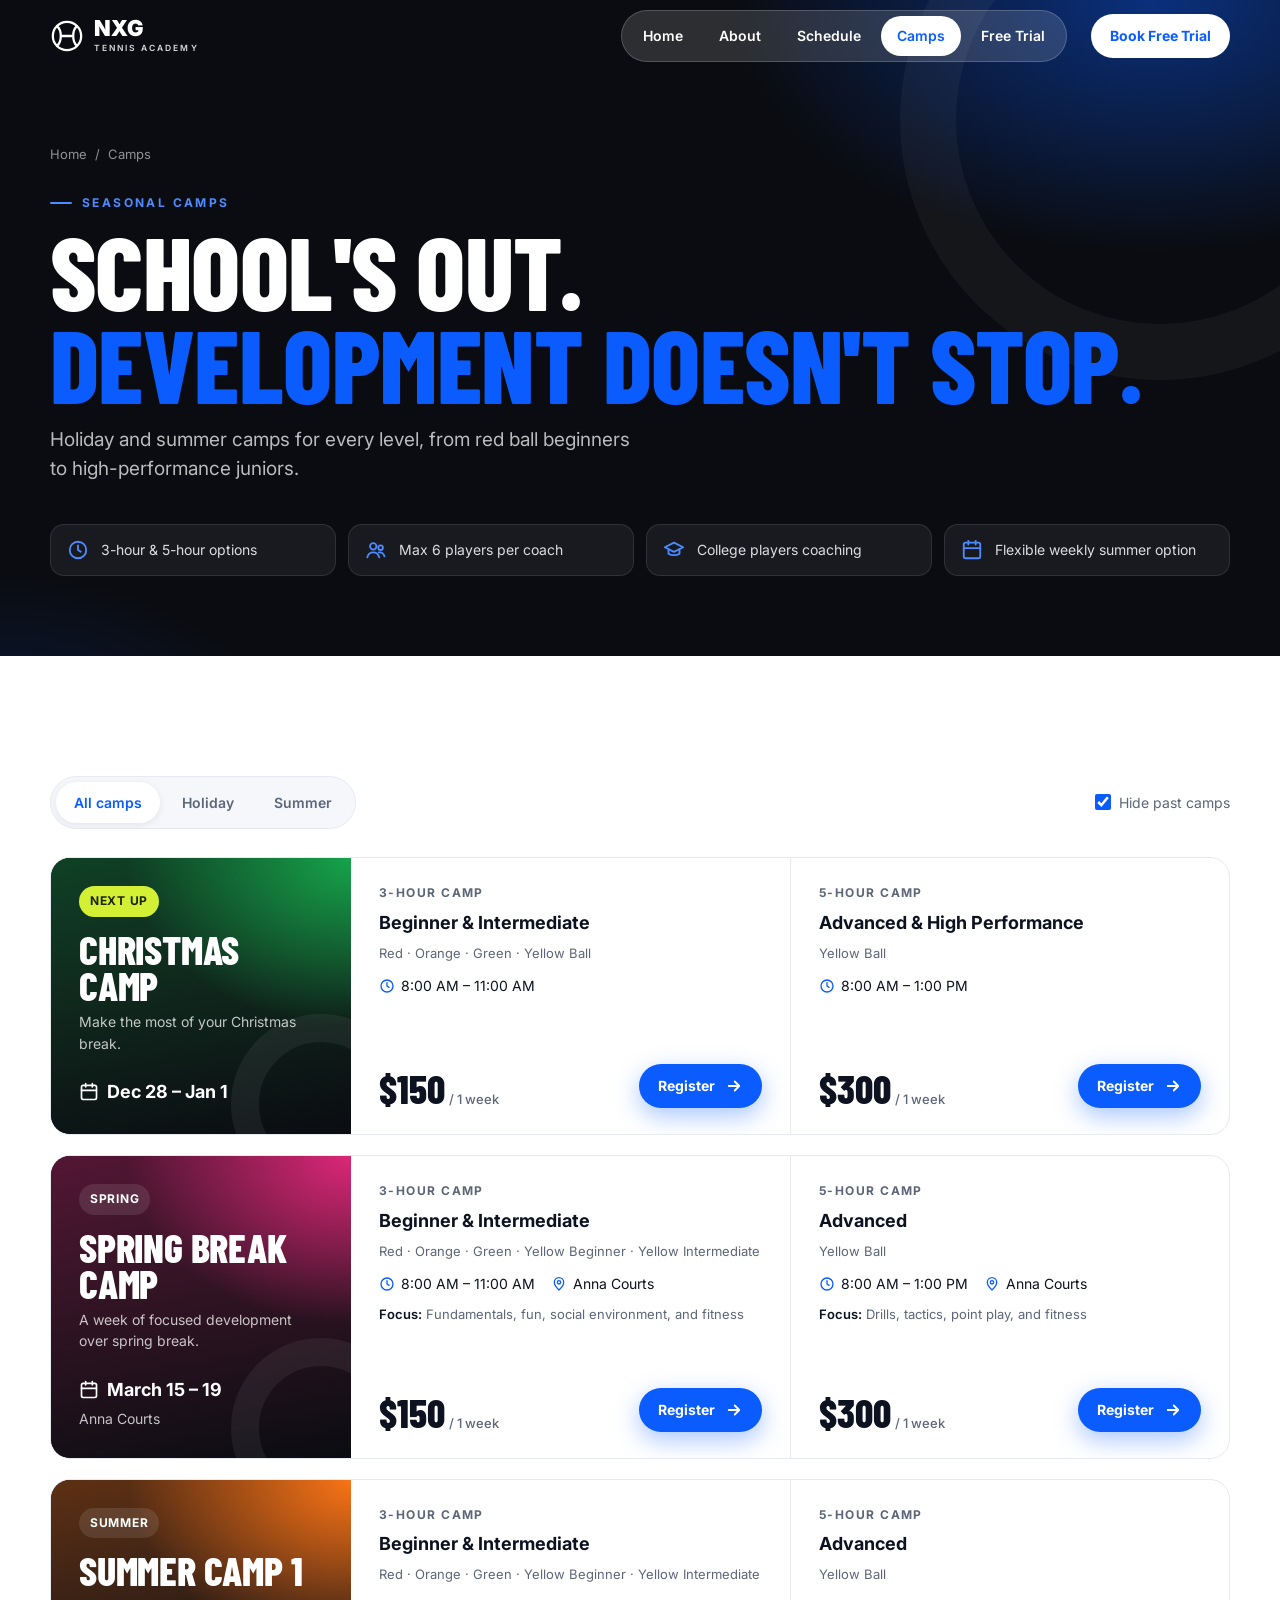
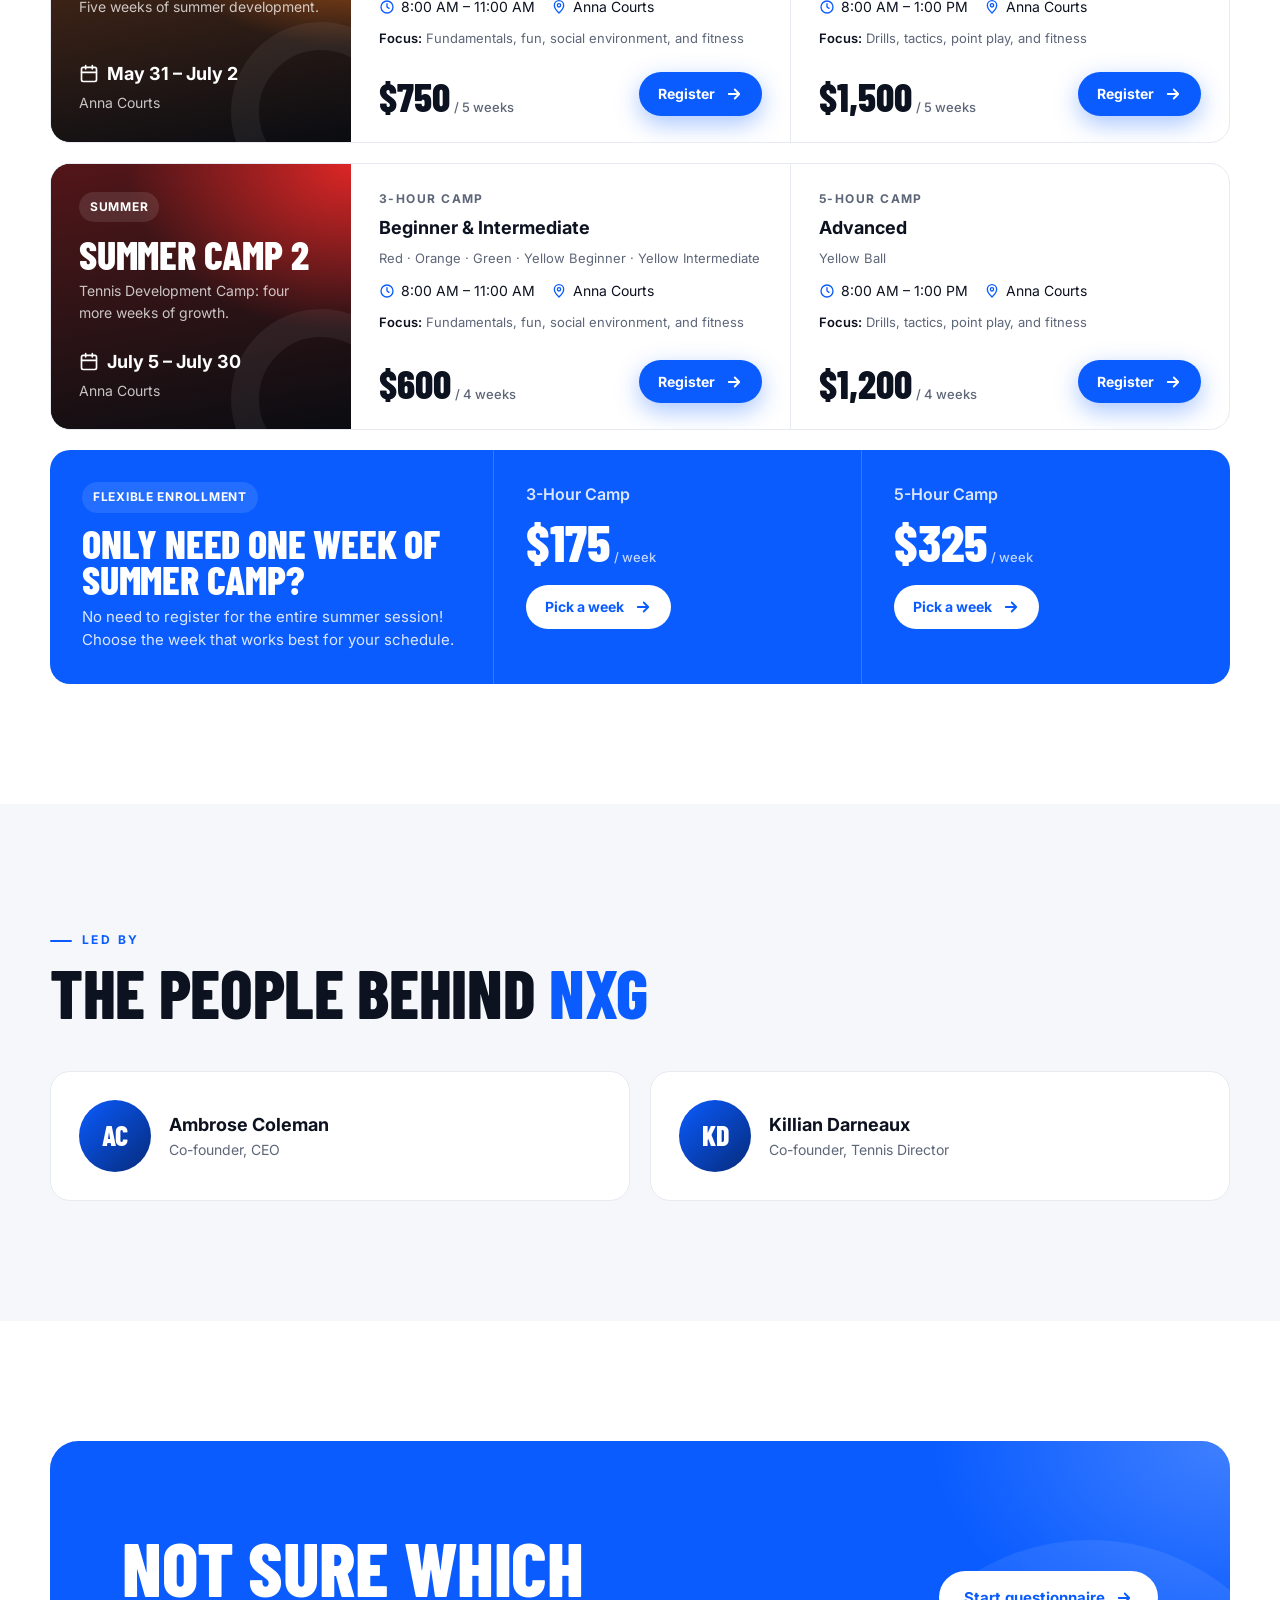
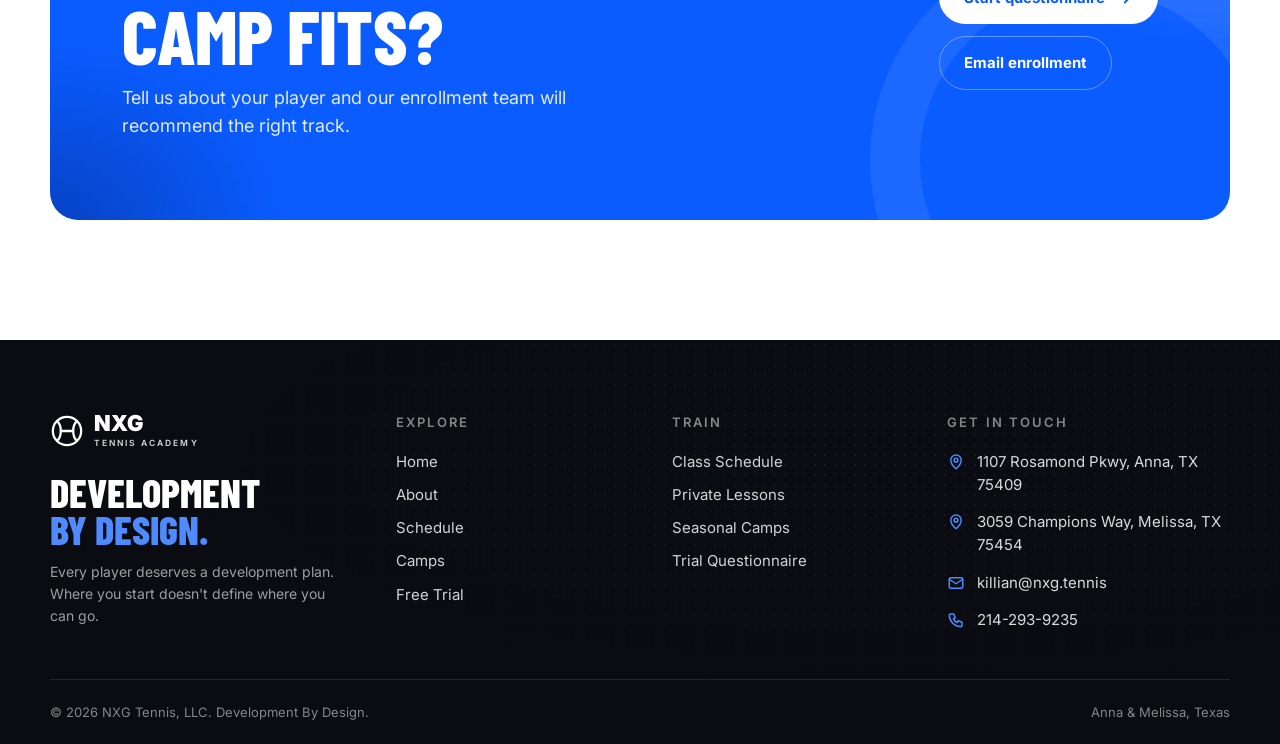
<file: camps.html>
<!doctype html>
<html lang="en" class="no-js">
<head>
<meta charset="utf-8">
<meta name="viewport" content="width=device-width, initial-scale=1">
<title>Camps | NXG Tennis</title>
<meta name="description" content="NXG Tennis camps: Thanksgiving, Christmas, Spring Break and Summer. 3-hour and 5-hour options, max 6 players per coach.">
<link rel="preconnect" href="https://fonts.googleapis.com">
<link rel="preconnect" href="https://fonts.gstatic.com" crossorigin>
<link href="https://fonts.googleapis.com/css2?family=Barlow+Condensed:wght@700;800&family=Inter:wght@400;500;600;700;800;900&display=swap" rel="stylesheet">
<link rel="stylesheet" href="assets/styles.css">
<style>
  .perks{display:grid;grid-template-columns:repeat(4,1fr);gap:12px;margin-top:40px}
  .perk{display:flex;gap:12px;align-items:center;background:rgba(255,255,255,.06);border:1px solid rgba(255,255,255,.1);border-radius:14px;padding:14px 16px;font-size:14px;color:rgba(255,255,255,.85)}
  .perk svg{width:22px;height:22px;color:var(--blue-400);flex-shrink:0}

  .filters{display:flex;justify-content:space-between;align-items:center;gap:16px;flex-wrap:wrap;margin-bottom:28px}
  .camp-list{display:grid;gap:20px}
  .camp{display:grid;grid-template-columns:300px 1fr;border:1px solid var(--line);border-radius:var(--radius);overflow:hidden;background:#fff;transition:box-shadow .3s, transform .3s}
  .camp:hover{box-shadow:var(--shadow-lg)}
  .camp.past{opacity:.55}
  .camp-head{position:relative;color:#fff;padding:28px;display:flex;flex-direction:column;isolation:isolate;overflow:hidden;background:var(--ink-2)}
  .camp-head::before{content:"";position:absolute;inset:0;z-index:-1;background:radial-gradient(320px 240px at 100% 0%, var(--c), transparent 70%), linear-gradient(170deg, color-mix(in srgb, var(--c) 35%, #0a0c11), #0a0c11)}
  .camp-head::after{content:"";position:absolute;right:-60px;bottom:-60px;width:180px;height:180px;border-radius:50%;border:28px solid rgba(255,255,255,.06);z-index:-1}
  .camp-head h3{font-size:40px;margin-top:14px}
  .camp-head .date{display:flex;align-items:center;gap:8px;margin-top:auto;padding-top:24px;font-weight:700;font-size:18px}
  .camp-head .date svg{width:20px;height:20px}
  .camp-head .where{font-size:14px;opacity:.75;margin-top:4px}
  .camp-head p{font-size:14px;opacity:.75;margin-top:8px}
  .tracks{display:grid;grid-template-columns:1fr 1fr}
  .track{padding:26px 28px;display:flex;flex-direction:column;gap:6px}
  .track + .track{border-left:1px solid var(--line)}
  .track .lvl{font-size:12px;font-weight:700;letter-spacing:.12em;text-transform:uppercase;color:var(--muted)}
  .track h4{font-size:18px}
  .track .balls{font-size:13px;color:var(--muted)}
  .track .row{display:flex;gap:16px;flex-wrap:wrap;font-size:14px;margin-top:6px}
  .track .row span{display:flex;align-items:center;gap:6px}
  .track .row svg{width:16px;height:16px;color:var(--blue)}
  .track .focus{font-size:13px;color:var(--muted);margin-top:4px}
  .track .focus b{color:var(--text);font-weight:600}
  .track .buy{display:flex;align-items:flex-end;justify-content:space-between;gap:12px;margin-top:auto;padding-top:18px}
  .price{font-family:var(--display);font-weight:800;font-size:40px;line-height:1}
  .price small{font-family:var(--body);font-size:13px;font-weight:500;color:var(--muted);margin-left:4px}

  .flex-card{display:grid;grid-template-columns:1.2fr 1fr 1fr;gap:0;border-radius:var(--radius);overflow:hidden;background:var(--blue);color:#fff;margin-top:20px}
  .flex-card > div{padding:32px}
  .flex-card > div + div{border-left:1px solid rgba(255,255,255,.18)}
  .flex-card h3{font-size:40px}
  .flex-card p{opacity:.85;margin-top:8px;font-size:15px}
  .flex-card .price{font-size:52px}
  .flex-card .price small{color:rgba(255,255,255,.75)}
  .flex-card .lbl{font-weight:600;opacity:.85;margin-bottom:8px}

  .founders{display:grid;grid-template-columns:1fr 1fr;gap:20px}
  .founder{display:flex;gap:18px;align-items:center}
  .avatar{width:72px;height:72px;border-radius:50%;background:linear-gradient(135deg,var(--blue),#062a7a);color:#fff;display:grid;place-items:center;font-family:var(--display);font-weight:800;font-size:28px;flex-shrink:0}
  .founder h4{font-size:18px}
  .founder p{color:var(--muted);font-size:14px}

  .empty{padding:40px;text-align:center;color:var(--muted);border:1px dashed var(--line);border-radius:var(--radius)}

  @media (max-width:1000px){
    .perks{grid-template-columns:1fr 1fr}
    .camp{grid-template-columns:1fr}
    .flex-card{grid-template-columns:1fr}
    .flex-card > div + div{border-left:0;border-top:1px solid rgba(255,255,255,.18)}
  }
  @media (max-width:640px){
    .perks{grid-template-columns:1fr}
    .tracks{grid-template-columns:1fr}
    .track + .track{border-left:0;border-top:1px solid var(--line)}
    .founders{grid-template-columns:1fr}
    .seg{width:100%;overflow-x:auto}
  }
</style>
</head>
<body>
<div data-header></div>

<main id="main">
  <section class="page-hero">
    <div class="wrap">
      <nav class="crumbs" aria-label="Breadcrumb"><a href="index.html">Home</a><span>/</span><span>Camps</span></nav>
      <span class="eyebrow">Seasonal camps</span>
      <h1 class="display h2" style="font-size:clamp(52px,8vw,104px)">School's out.<br><span class="accent">Development doesn't stop.</span></h1>
      <p class="lead">Holiday and summer camps for every level, from red ball beginners to high-performance juniors.</p>
      <div class="perks">
        <div class="perk"><svg viewBox="0 0 24 24" fill="none" stroke="currentColor" stroke-width="2" stroke-linecap="round" stroke-linejoin="round"><circle cx="12" cy="12" r="9"/><path d="M12 7v5l3 2"/></svg>3-hour &amp; 5-hour options</div>
        <div class="perk"><svg viewBox="0 0 24 24" fill="none" stroke="currentColor" stroke-width="2" stroke-linecap="round" stroke-linejoin="round"><circle cx="9" cy="8" r="3.5"/><circle cx="17" cy="9.5" r="2.5"/><path d="M2.5 20c.8-3.6 3.4-5.5 6.5-5.5s5.7 1.9 6.5 5.5M15 14.6c2.8-.4 5.4 1.2 6.3 4.4"/></svg>Max 6 players per coach</div>
        <div class="perk"><svg viewBox="0 0 24 24" fill="none" stroke="currentColor" stroke-width="2" stroke-linecap="round" stroke-linejoin="round"><path d="M2 9l10-5 10 5-10 5z"/><path d="M6 11v5c3 2 9 2 12 0v-5"/></svg>College players coaching</div>
        <div class="perk"><svg viewBox="0 0 24 24" fill="none" stroke="currentColor" stroke-width="2" stroke-linecap="round" stroke-linejoin="round"><rect x="3" y="4" width="18" height="17" rx="2"/><path d="M8 2v4M16 2v4M3 10h18"/></svg>Flexible weekly summer option</div>
      </div>
    </div>
  </section>

  <section class="section">
    <div class="wrap">
      <div class="filters">
        <div class="seg" role="tablist" id="campFilter">
          <button role="tab" data-f="all" aria-selected="true">All camps</button>
          <button role="tab" data-f="holiday" aria-selected="false">Holiday</button>
          <button role="tab" data-f="summer" aria-selected="false">Summer</button>
        </div>
        <label style="display:flex;gap:8px;align-items:center;font-size:14px;color:var(--muted);cursor:pointer">
          <input type="checkbox" id="hidePast" checked style="accent-color:var(--blue);width:16px;height:16px"> Hide past camps
        </label>
      </div>
      <div class="camp-list" id="campList"></div>
      <div id="flexSlot"></div>
    </div>
  </section>

  <section class="section bg-mist">
    <div class="wrap">
      <div class="section-head reveal">
        <div>
          <span class="eyebrow">Led by</span>
          <h2 class="display h2">The people behind <span class="accent">NXG</span></h2>
        </div>
      </div>
      <div class="founders">
        <div class="card founder reveal"><div class="avatar">AC</div><div><h4>Ambrose Coleman</h4><p>Co-founder, CEO</p></div></div>
        <div class="card founder reveal" data-delay="100"><div class="avatar">KD</div><div><h4>Killian Darneaux</h4><p>Co-founder, Tennis Director</p></div></div>
      </div>
    </div>
  </section>

  <section class="section">
    <div class="wrap">
      <div class="cta-band reveal">
        <div class="ring"></div>
        <div>
          <h2 class="display h2" style="font-size:clamp(44px,6vw,76px)">Not sure which<br>camp fits?</h2>
          <p>Tell us about your player and our enrollment team will recommend the right track.</p>
        </div>
        <div class="actions">
          <a class="btn btn-white" href="trial-form.html">Start questionnaire <svg viewBox="0 0 24 24" fill="none" stroke="currentColor" stroke-width="2.4" stroke-linecap="round" stroke-linejoin="round"><path d="M5 12h14M13 6l6 6-6 6"/></svg></a>
          <a class="btn btn-ghost" href="mailto:killian@nxg.tennis">Email enrollment</a>
        </div>
      </div>
    </div>
  </section>
</main>

<div data-footer></div>
<script src="assets/site.js"></script>
<script src="assets/camps-data.js"></script>
<script>
(function () {
  const D = window.NXG_CAMPS, A = window.NXG.arrow;
  const list = document.getElementById('campList');
  const hidePast = document.getElementById('hidePast');
  let filter = 'all';
  const ico = {
    cal: '<svg viewBox="0 0 24 24" fill="none" stroke="currentColor" stroke-width="2" stroke-linecap="round" stroke-linejoin="round"><rect x="3" y="4" width="18" height="17" rx="2"/><path d="M8 2v4M16 2v4M3 10h18"/></svg>',
    clock: '<svg viewBox="0 0 24 24" fill="none" stroke="currentColor" stroke-width="2" stroke-linecap="round" stroke-linejoin="round"><circle cx="12" cy="12" r="9"/><path d="M12 7v5l3 2"/></svg>',
    pin: '<svg viewBox="0 0 24 24" fill="none" stroke="currentColor" stroke-width="2" stroke-linecap="round" stroke-linejoin="round"><path d="M12 21s-7-6.2-7-11.5a7 7 0 0 1 14 0C19 14.8 12 21 12 21z"/><circle cx="12" cy="9.5" r="2.5"/></svg>'
  };
  const next = D.next();

  function render() {
    const rows = D.camps.filter(c => {
      if (filter === 'summer' && c.season !== 'Summer') return false;
      if (filter === 'holiday' && c.season === 'Summer') return false;
      if (hidePast.checked && D.status(c) === 'past') return false;
      return true;
    });
    list.innerHTML = rows.length ? rows.map(c => {
      const st = D.status(c);
      const badge = st === 'now' ? '<span class="badge live" style="background:#fff;color:#111">Happening now</span>'
        : st === 'past' ? '<span class="badge dark">Completed</span>'
        : (next && next.id === c.id) ? '<span class="badge ball">Next up</span>'
        : `<span class="badge dark">${c.season}</span>`;
      return `
      <article class="camp${st === 'past' ? ' past' : ''}" id="${c.id}">
        <div class="camp-head" style="--c:${c.color}">
          <div>${badge}</div>
          <h3 class="display">${c.name}</h3>
          <p>${c.tagline}</p>
          <div class="date">${ico.cal}${c.dates}</div>
          ${c.location ? `<div class="where">${c.location}</div>` : ''}
        </div>
        <div class="tracks">
          ${c.tracks.map(t => `
            <div class="track">
              <span class="lvl">${t.hours}-hour camp</span>
              <h4>${t.label}</h4>
              <span class="balls">${t.balls}</span>
              <div class="row"><span>${ico.clock}${t.time}</span>${c.location ? `<span>${ico.pin}${c.location}</span>` : ''}</div>
              ${t.focus ? `<p class="focus"><b>Focus:</b> ${t.focus}</p>` : ''}
              <div class="buy">
                <div class="price">${t.price}<small>/ ${t.unit}</small></div>
                ${st === 'past'
                  ? '<span class="badge muted">Closed</span>'
                  : `<a class="btn btn-primary btn-sm" href="${t.link}" target="_blank" rel="noopener">Register ${A}</a>`}
              </div>
            </div>`).join('')}
        </div>
      </article>`;
    }).join('') : '<div class="empty">No camps match this filter right now. Check back soon or <a href="mailto:killian@nxg.tennis" style="color:var(--blue);font-weight:600">email us</a>.</div>';

    document.getElementById('flexSlot').innerHTML = (filter !== 'holiday') ? `
      <div class="flex-card">
        <div>
          <span class="badge dark">Flexible enrollment</span>
          <h3 class="display" style="margin-top:12px">Only need one week of summer camp?</h3>
          <p>No need to register for the entire summer session! Choose the week that works best for your schedule.</p>
        </div>
        ${D.flex.map(f => `
          <div>
            <div class="lbl">${f.label}</div>
            <div class="price">${f.price}<small>/ ${f.unit}</small></div>
            <a class="btn btn-white btn-sm" style="margin-top:18px" href="${f.link}" target="_blank" rel="noopener">Pick a week ${A}</a>
          </div>`).join('')}
      </div>` : '';
  }

  document.querySelectorAll('#campFilter button').forEach(b => b.addEventListener('click', () => {
    filter = b.dataset.f;
    document.querySelectorAll('#campFilter button').forEach(x => x.setAttribute('aria-selected', x === b));
    render();
  }));
  hidePast.addEventListener('change', render);
  render();
})();
</script>
</body>
</html>
</file>
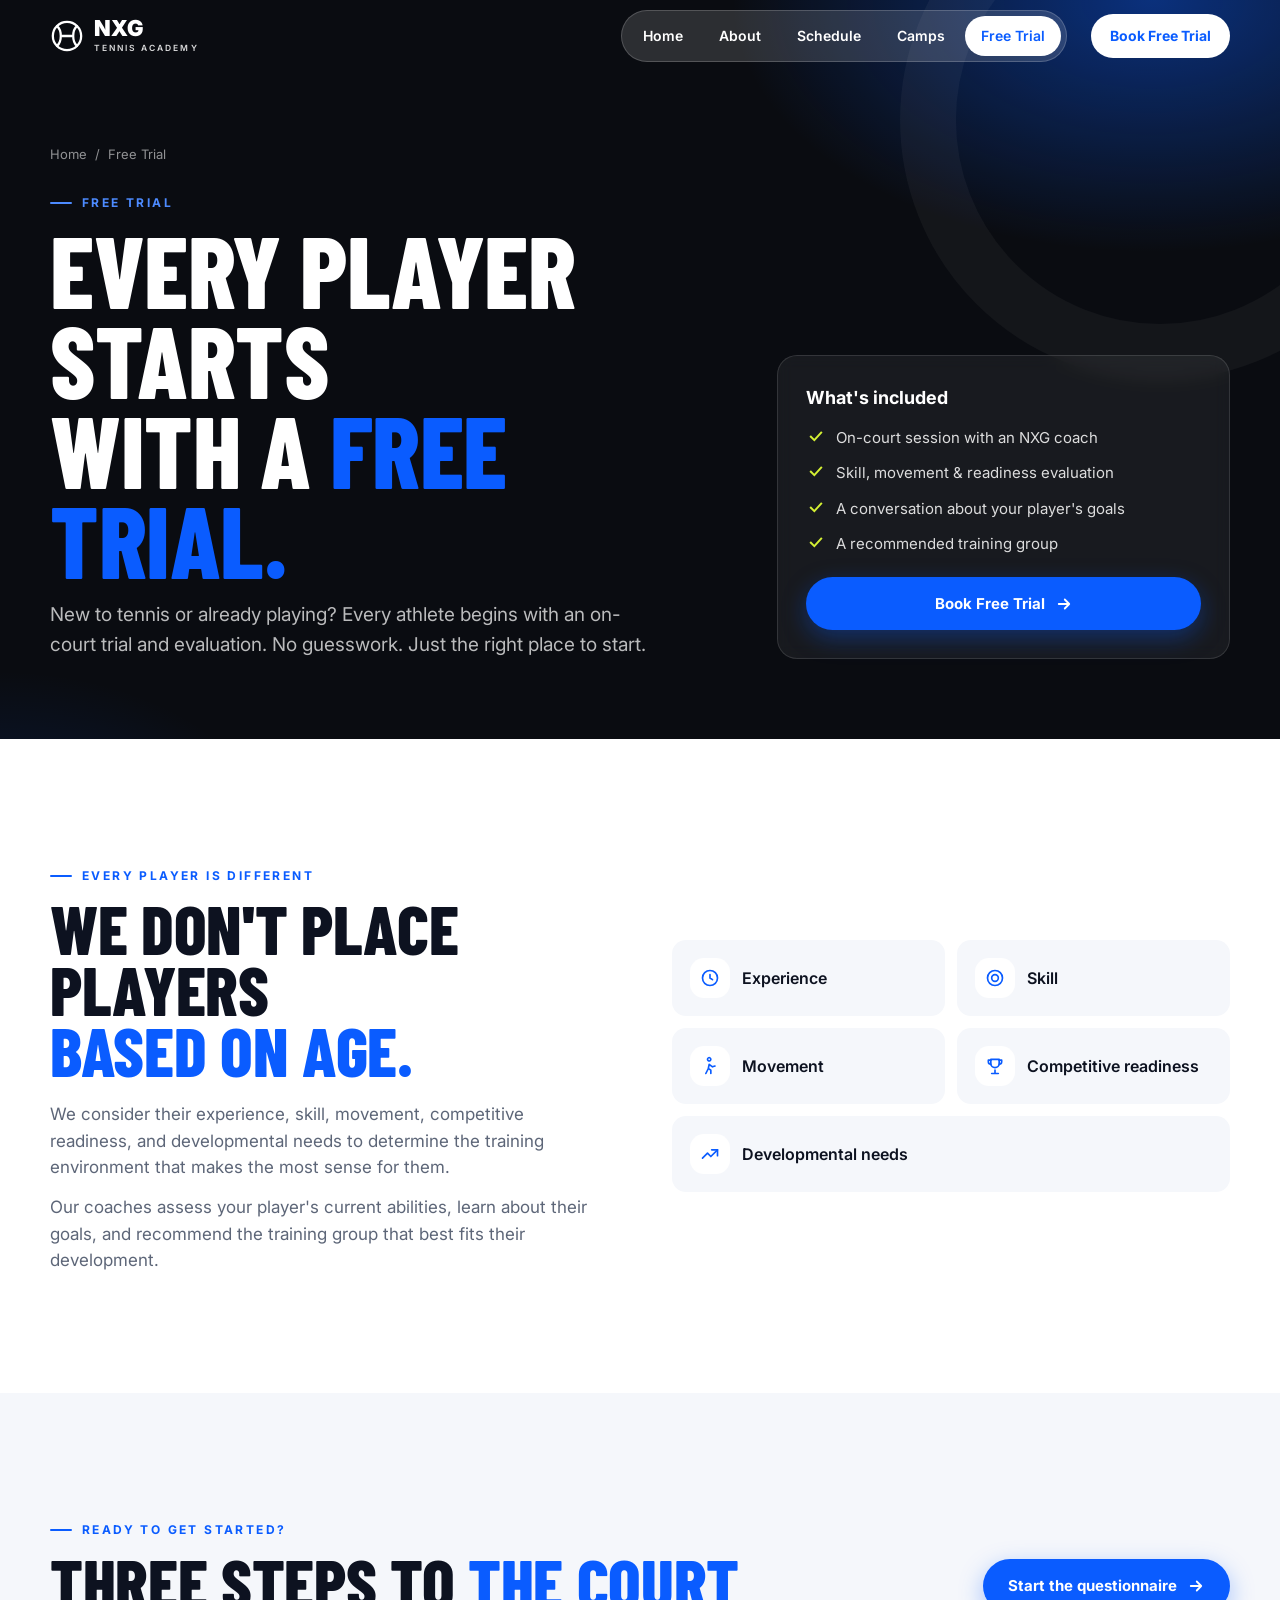
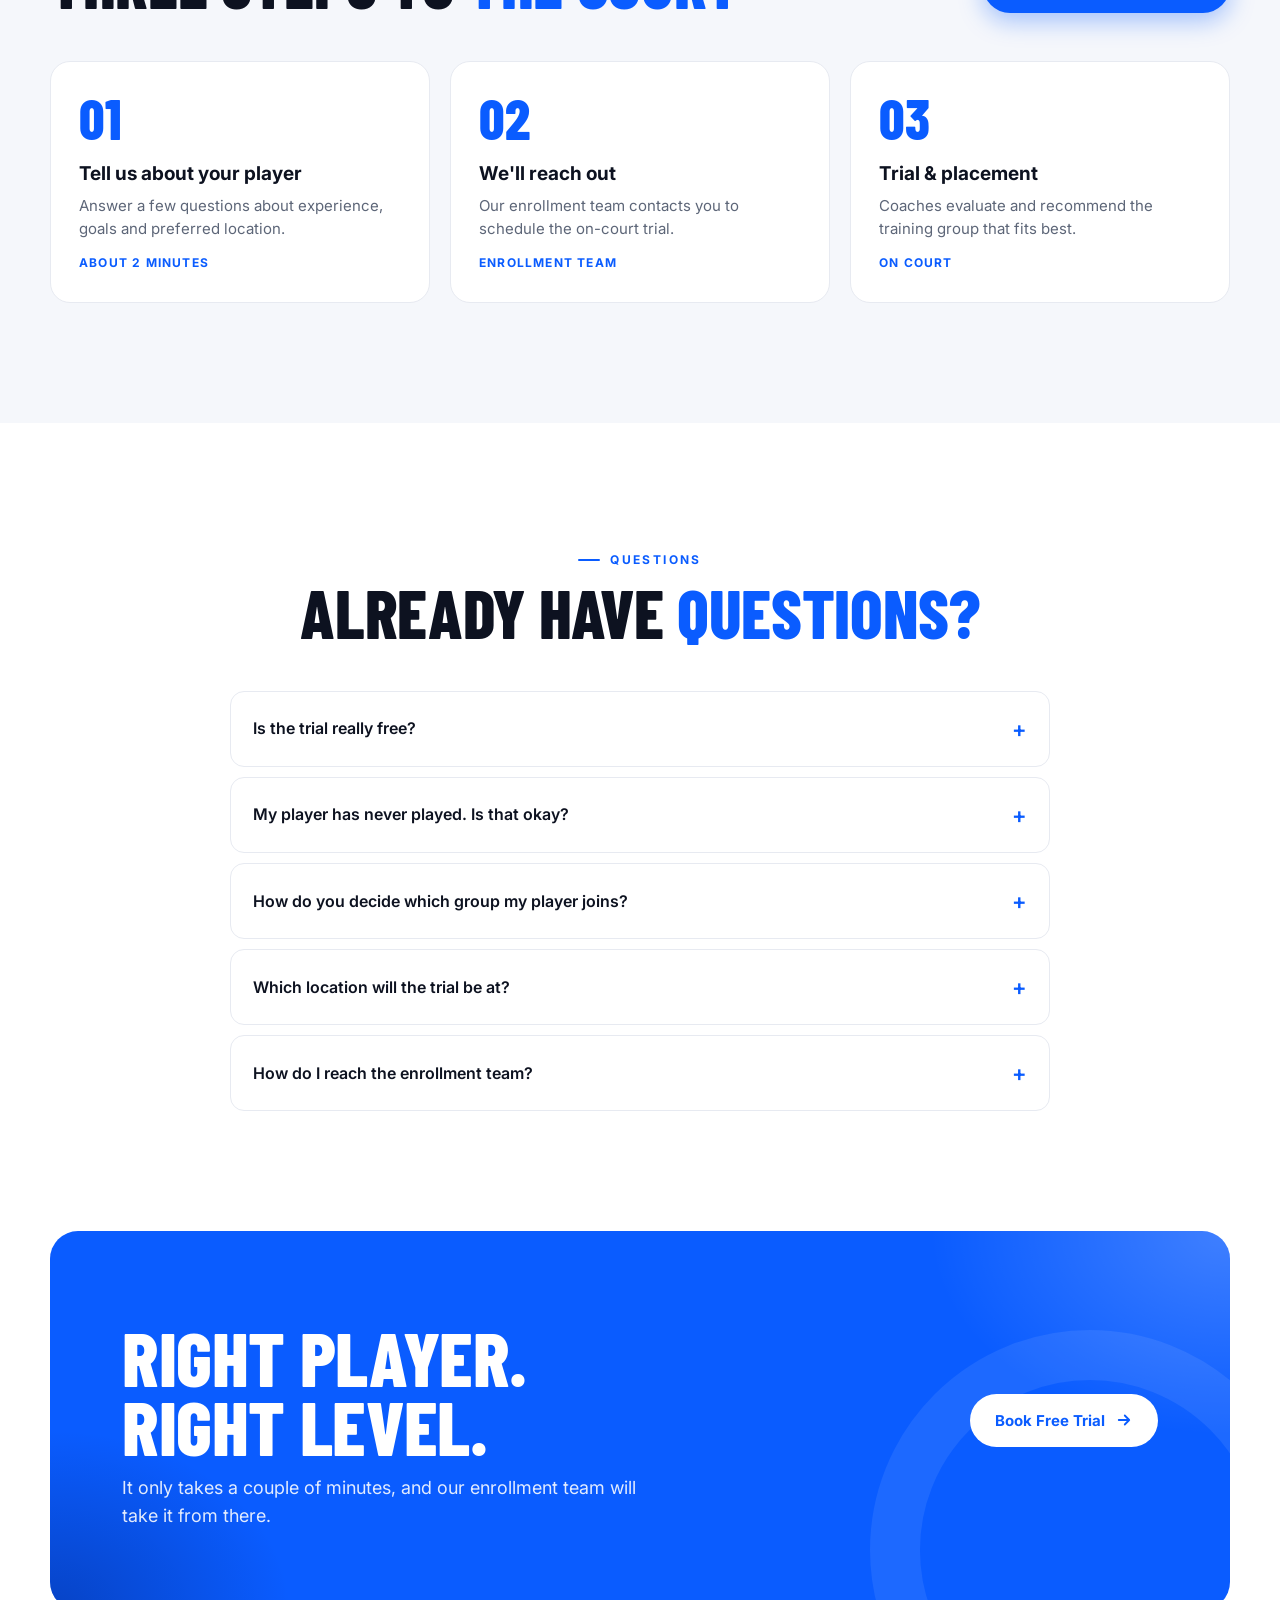
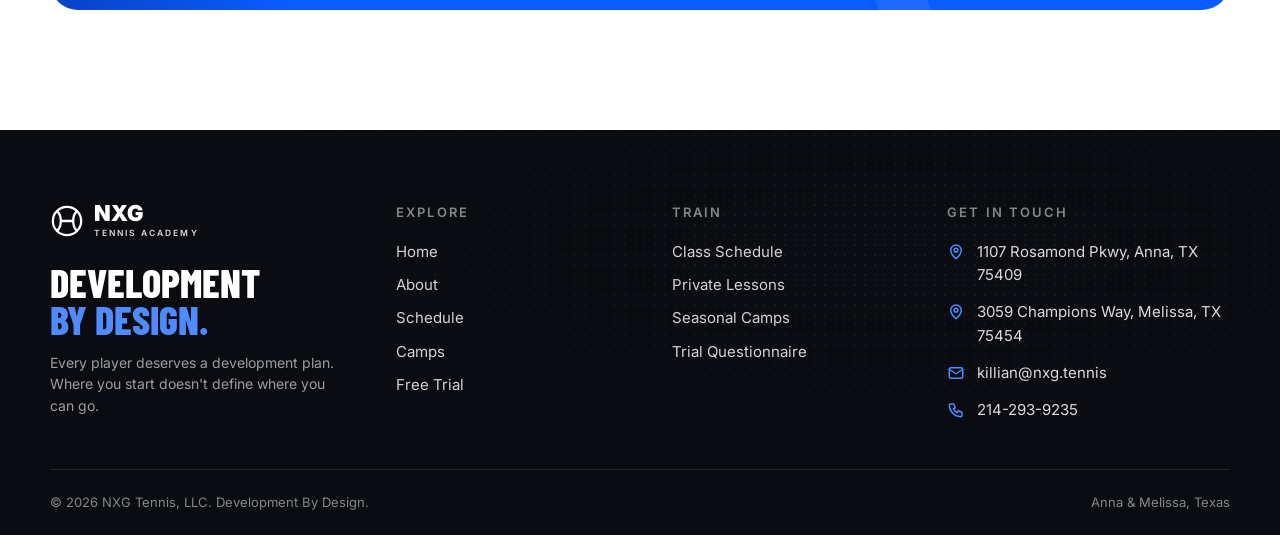
<file: free-trial.html>
<!doctype html>
<html lang="en" class="no-js">
<head>
<meta charset="utf-8">
<meta name="viewport" content="width=device-width, initial-scale=1">
<title>Free Trial | NXG Tennis</title>
<meta name="description" content="Every NXG player starts with a free on-court trial and evaluation.">
<link rel="preconnect" href="https://fonts.googleapis.com">
<link rel="preconnect" href="https://fonts.gstatic.com" crossorigin>
<link href="https://fonts.googleapis.com/css2?family=Barlow+Condensed:wght@700;800&family=Inter:wght@400;500;600;700;800;900&display=swap" rel="stylesheet">
<link rel="stylesheet" href="assets/styles.css">
<style>
  .trial-hero-grid{display:grid;grid-template-columns:1.2fr .8fr;gap:48px;align-items:end}
  .trial-card{background:rgba(255,255,255,.06);border:1px solid rgba(255,255,255,.12);border-radius:var(--radius);padding:28px;backdrop-filter:blur(8px)}
  .trial-card h3{font-size:18px;margin-bottom:14px}
  .trial-card ul{list-style:none;display:grid;gap:12px;font-size:15px;color:rgba(255,255,255,.85)}
  .trial-card li{display:flex;gap:10px}
  .trial-card li svg{width:20px;height:20px;color:var(--ball);flex-shrink:0}
  .trial-card .btn{margin-top:22px}
  .split{display:grid;grid-template-columns:1fr 1fr;gap:64px;align-items:center}
  .split p{color:var(--muted);font-size:17px}
  .split p + p{margin-top:14px}
  .factors{display:grid;grid-template-columns:1fr 1fr;gap:12px}
  .factor{display:flex;gap:12px;align-items:center;padding:18px;border-radius:14px;background:var(--mist);font-weight:600}
  .factor .icon-badge{width:40px;height:40px;background:#fff}
  .factor .icon-badge svg{width:20px;height:20px}
  .timeline{display:grid;grid-template-columns:repeat(3,1fr);gap:20px;counter-reset:t}
  .tl{position:relative;padding:28px;border-radius:var(--radius);background:#fff;border:1px solid var(--line)}
  .tl .n{font-family:var(--display);font-weight:800;font-size:56px;line-height:1;color:var(--blue)}
  .tl h3{font-size:19px;margin:12px 0 6px}
  .tl p{color:var(--muted);font-size:15px}
  .tl .time{display:inline-block;margin-top:14px;font-size:12px;font-weight:700;letter-spacing:.1em;text-transform:uppercase;color:var(--blue)}
  .faq{max-width:820px;margin:0 auto;display:grid;gap:10px}
  .faq details{border:1px solid var(--line);border-radius:14px;background:#fff;padding:0 22px;transition:box-shadow .2s}
  .faq details[open]{box-shadow:var(--shadow)}
  .faq summary{cursor:pointer;list-style:none;display:flex;justify-content:space-between;align-items:center;gap:16px;padding:20px 0;font-weight:600}
  .faq summary::-webkit-details-marker{display:none}
  .faq summary::after{content:"+";font-size:22px;color:var(--blue);transition:transform .2s}
  .faq details[open] summary::after{transform:rotate(45deg)}
  .faq details p{color:var(--muted);padding-bottom:20px;margin-top:-6px}
  @media (max-width:1000px){
    .trial-hero-grid,.split{grid-template-columns:1fr;gap:32px}
    .timeline{grid-template-columns:1fr}
  }
  @media (max-width:640px){ .factors{grid-template-columns:1fr} }
</style>
</head>
<body>
<div data-header></div>

<main id="main">
  <section class="page-hero">
    <div class="wrap trial-hero-grid">
      <div>
        <nav class="crumbs" aria-label="Breadcrumb"><a href="index.html">Home</a><span>/</span><span>Free Trial</span></nav>
        <span class="eyebrow">Free trial</span>
        <h1 class="display h2" style="font-size:clamp(52px,8vw,100px)">Every player starts<br>with a <span class="accent">free trial.</span></h1>
        <p class="lead">New to tennis or already playing? Every athlete begins with an on-court trial and evaluation. No guesswork. Just the right place to start.</p>
      </div>
      <div class="trial-card">
        <h3>What's included</h3>
        <ul>
          <li><svg viewBox="0 0 24 24" fill="none" stroke="currentColor" stroke-width="2.4"><path d="m5 12 5 5 9-10"/></svg>On-court session with an NXG coach</li>
          <li><svg viewBox="0 0 24 24" fill="none" stroke="currentColor" stroke-width="2.4"><path d="m5 12 5 5 9-10"/></svg>Skill, movement &amp; readiness evaluation</li>
          <li><svg viewBox="0 0 24 24" fill="none" stroke="currentColor" stroke-width="2.4"><path d="m5 12 5 5 9-10"/></svg>A conversation about your player's goals</li>
          <li><svg viewBox="0 0 24 24" fill="none" stroke="currentColor" stroke-width="2.4"><path d="m5 12 5 5 9-10"/></svg>A recommended training group</li>
        </ul>
        <a class="btn btn-primary btn-block" href="trial-form.html">Book Free Trial <svg viewBox="0 0 24 24" fill="none" stroke="currentColor" stroke-width="2.4" stroke-linecap="round" stroke-linejoin="round"><path d="M5 12h14M13 6l6 6-6 6"/></svg></a>
      </div>
    </div>
  </section>

  <section class="section">
    <div class="wrap split">
      <div class="reveal">
        <span class="eyebrow">Every player is different</span>
        <h2 class="display h2">We don't place players<br><span class="accent">based on age.</span></h2>
        <p style="margin-top:20px">We consider their experience, skill, movement, competitive readiness, and developmental needs to determine the training environment that makes the most sense for them.</p>
        <p>Our coaches assess your player's current abilities, learn about their goals, and recommend the training group that best fits their development.</p>
      </div>
      <div class="factors reveal" data-delay="100">
        <div class="factor"><div class="icon-badge"><svg viewBox="0 0 24 24" fill="none" stroke="currentColor" stroke-width="2" stroke-linecap="round" stroke-linejoin="round"><path d="M12 8v4l3 2"/><circle cx="12" cy="12" r="9"/></svg></div>Experience</div>
        <div class="factor"><div class="icon-badge"><svg viewBox="0 0 24 24" fill="none" stroke="currentColor" stroke-width="2" stroke-linecap="round" stroke-linejoin="round"><circle cx="12" cy="12" r="9"/><circle cx="12" cy="12" r="4"/></svg></div>Skill</div>
        <div class="factor"><div class="icon-badge"><svg viewBox="0 0 24 24" fill="none" stroke="currentColor" stroke-width="2" stroke-linecap="round" stroke-linejoin="round"><path d="M13 4a2 2 0 1 0 0 .01M7 21l3-6 3 2v4M10 15l1-5 4 3 3-1"/></svg></div>Movement</div>
        <div class="factor"><div class="icon-badge"><svg viewBox="0 0 24 24" fill="none" stroke="currentColor" stroke-width="2" stroke-linecap="round" stroke-linejoin="round"><path d="M8 21h8M12 17v4M7 4h10v5a5 5 0 0 1-10 0z"/><path d="M17 5h3v2a3 3 0 0 1-3 3M7 5H4v2a3 3 0 0 0 3 3"/></svg></div>Competitive readiness</div>
        <div class="factor" style="grid-column:1/-1"><div class="icon-badge"><svg viewBox="0 0 24 24" fill="none" stroke="currentColor" stroke-width="2" stroke-linecap="round" stroke-linejoin="round"><path d="M3 17l6-6 4 4 8-8"/><path d="M14 7h7v7"/></svg></div>Developmental needs</div>
      </div>
    </div>
  </section>

  <section class="section bg-mist">
    <div class="wrap">
      <div class="section-head reveal">
        <div>
          <span class="eyebrow">Ready to get started?</span>
          <h2 class="display h2">Three steps to <span class="accent">the court</span></h2>
        </div>
        <a class="btn btn-primary" href="trial-form.html">Start the questionnaire <svg viewBox="0 0 24 24" fill="none" stroke="currentColor" stroke-width="2.4" stroke-linecap="round" stroke-linejoin="round"><path d="M5 12h14M13 6l6 6-6 6"/></svg></a>
      </div>
      <div class="timeline">
        <div class="tl reveal"><span class="n">01</span><h3>Tell us about your player</h3><p>Answer a few questions about experience, goals and preferred location.</p><span class="time">About 2 minutes</span></div>
        <div class="tl reveal" data-delay="100"><span class="n">02</span><h3>We'll reach out</h3><p>Our enrollment team contacts you to schedule the on-court trial.</p><span class="time">Enrollment team</span></div>
        <div class="tl reveal" data-delay="200"><span class="n">03</span><h3>Trial &amp; placement</h3><p>Coaches evaluate and recommend the training group that fits best.</p><span class="time">On court</span></div>
      </div>
    </div>
  </section>

  <section class="section">
    <div class="wrap">
      <div class="section-head reveal" style="justify-content:center;text-align:center">
        <div>
          <span class="eyebrow">Questions</span>
          <h2 class="display h2">Already have <span class="accent">questions?</span></h2>
        </div>
      </div>
      <div class="faq reveal">
        <details><summary>Is the trial really free?</summary><p>Yes. Every player starts with a free on-court trial and evaluation before joining a program.</p></details>
        <details><summary>My player has never played. Is that okay?</summary><p>Absolutely. NXG works with players from first-time red ball beginners to high-performance juniors.</p></details>
        <details><summary>How do you decide which group my player joins?</summary><p>We look at experience, skill, movement, competitive readiness and developmental needs, not just age.</p></details>
        <details><summary>Which location will the trial be at?</summary><p>You'll choose your preferred location (Anna or Melissa) in the questionnaire, and we'll do our best to match it.</p></details>
        <details><summary>How do I reach the enrollment team?</summary><p>Email <a href="mailto:killian@nxg.tennis" style="color:var(--blue);font-weight:600">killian@nxg.tennis</a> or call <a href="tel:+12142939235" style="color:var(--blue);font-weight:600">214-293-9235</a>.</p></details>
      </div>
    </div>
  </section>

  <section class="section" style="padding-top:0">
    <div class="wrap">
      <div class="cta-band reveal">
        <div class="ring"></div>
        <div>
          <h2 class="display h2" style="font-size:clamp(44px,6vw,76px)">Right player.<br>Right level.</h2>
          <p>It only takes a couple of minutes, and our enrollment team will take it from there.</p>
        </div>
        <div class="actions">
          <a class="btn btn-white" href="trial-form.html">Book Free Trial <svg viewBox="0 0 24 24" fill="none" stroke="currentColor" stroke-width="2.4" stroke-linecap="round" stroke-linejoin="round"><path d="M5 12h14M13 6l6 6-6 6"/></svg></a>
        </div>
      </div>
    </div>
  </section>
</main>

<div data-footer></div>
<script src="assets/site.js"></script>
</body>
</html>
</file>
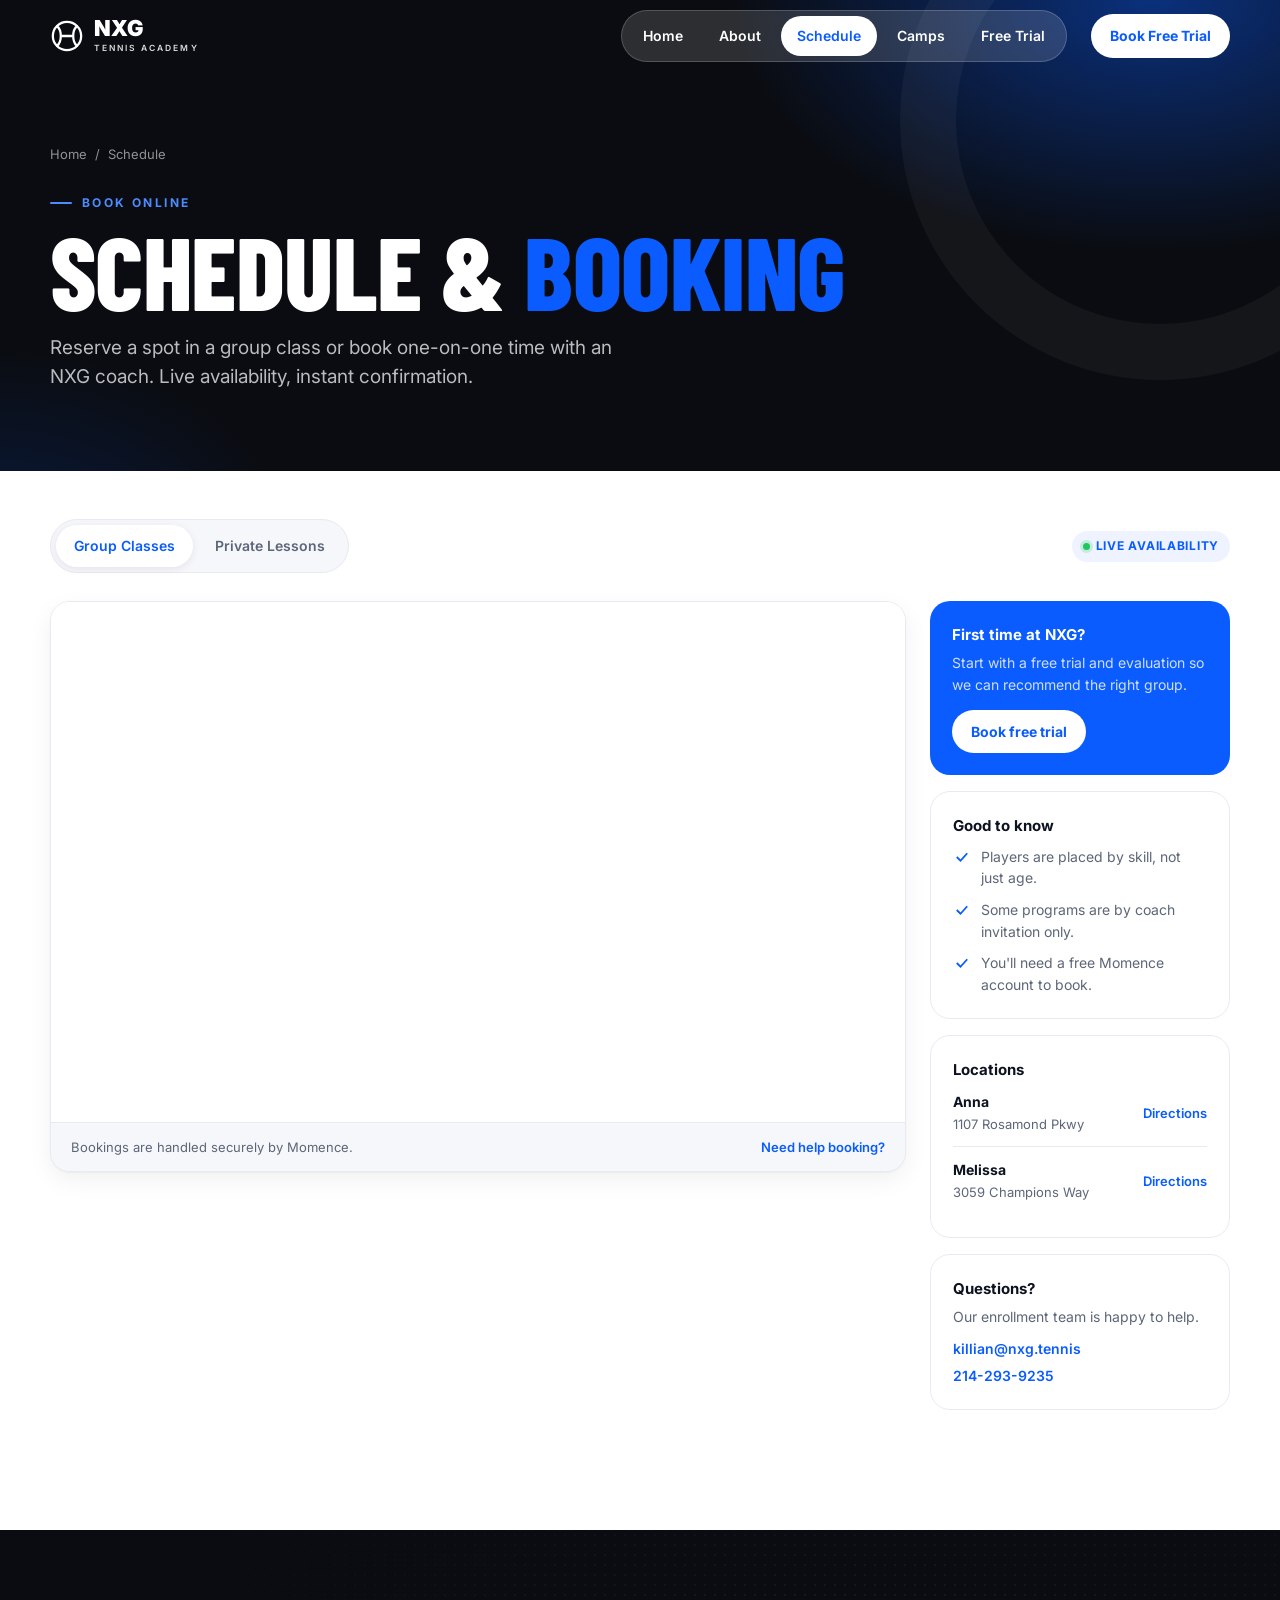
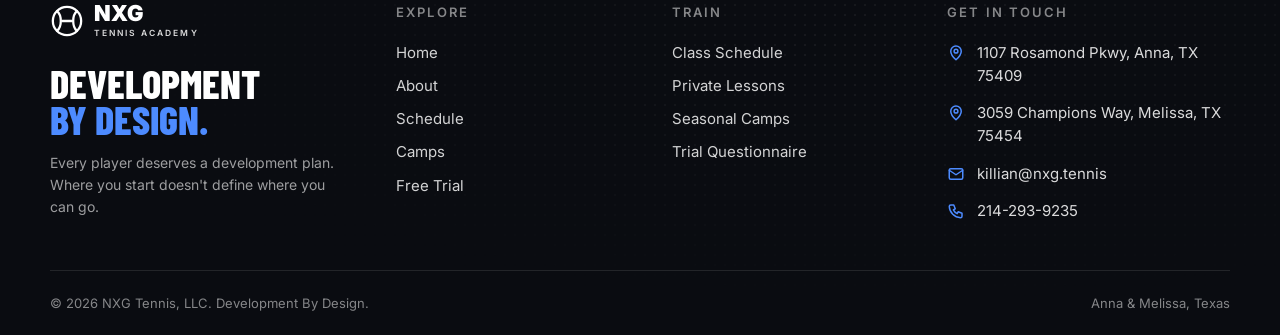
<file: schedule.html>
<!doctype html>
<html lang="en" class="no-js">
<head>
<meta charset="utf-8">
<meta name="viewport" content="width=device-width, initial-scale=1">
<title>Schedule &amp; Booking | NXG Tennis</title>
<meta name="description" content="Book NXG Tennis group classes and private lessons online in Anna & Melissa, TX.">
<link rel="preconnect" href="https://fonts.googleapis.com">
<link rel="preconnect" href="https://fonts.gstatic.com" crossorigin>
<link href="https://fonts.googleapis.com/css2?family=Barlow+Condensed:wght@700;800&family=Inter:wght@400;500;600;700;800;900&display=swap" rel="stylesheet">
<link rel="stylesheet" href="assets/styles.css">
<style>
  .book-bar{display:flex;justify-content:space-between;align-items:center;gap:16px;flex-wrap:wrap;margin-bottom:28px}
  .book-grid{display:grid;grid-template-columns:1fr 300px;gap:24px;align-items:start}
  .side{position:sticky;top:calc(var(--header-h) + 24px);display:grid;gap:16px}
  .side .card{padding:22px}
  .side h4{font-size:15px;margin-bottom:6px}
  .side p{font-size:14px;color:var(--muted)}
  .side ul{list-style:none;display:grid;gap:10px;font-size:14px;color:var(--muted);margin-top:8px}
  .side li{display:flex;gap:10px}
  .side li svg{width:18px;height:18px;flex-shrink:0;color:var(--blue);margin-top:2px}
  .side a.link{color:var(--blue);font-weight:600;font-size:14px;display:inline-block;margin-top:10px}
  .loc{display:flex;justify-content:space-between;align-items:center;gap:10px;padding:12px 0;border-top:1px solid var(--line);font-size:14px}
  .loc:first-of-type{border-top:0;padding-top:4px}
  .loc b{display:block}
  .loc span{color:var(--muted);font-size:13px}
  .loc a{color:var(--blue);font-weight:600;font-size:13px;white-space:nowrap}
  .private-intro{display:grid;grid-template-columns:repeat(3,1fr);gap:12px;margin-bottom:20px}
  .private-intro div{background:var(--mist);border-radius:var(--radius-sm);padding:16px 18px;font-size:14px;color:var(--muted)}
  .private-intro b{display:block;color:var(--text);font-size:15px;margin-bottom:2px}
  @media (max-width:1000px){
    .book-grid{grid-template-columns:1fr}
    .side{position:static;grid-template-columns:1fr 1fr}
  }
  @media (max-width:640px){
    .side{grid-template-columns:1fr}
    .private-intro{grid-template-columns:1fr}
    .seg{width:100%}
    .seg button{flex:1}
  }
</style>
</head>
<body>
<div data-header></div>

<main id="main">
  <section class="page-hero">
    <div class="wrap">
      <nav class="crumbs" aria-label="Breadcrumb"><a href="index.html">Home</a><span>/</span><span>Schedule</span></nav>
      <span class="eyebrow">Book online</span>
      <h1 class="display h2" style="font-size:clamp(52px,8vw,104px)">Schedule &amp; <span class="accent">Booking</span></h1>
      <p class="lead">Reserve a spot in a group class or book one-on-one time with an NXG coach. Live availability, instant confirmation.</p>
    </div>
  </section>

  <section class="section" style="padding-top:48px">
    <div class="wrap">
      <div class="book-bar">
        <div class="seg" role="tablist" data-tabs="#bookPanels" data-hash>
          <button role="tab" data-tab="classes">Group Classes</button>
          <button role="tab" data-tab="private">Private Lessons</button>
        </div>
        <span class="badge live">Live availability</span>
      </div>

      <div class="book-grid">
        <div id="bookPanels">
          <div data-panel="classes" role="tabpanel">
            <div class="embed-shell" data-momence="schedule">
              <iframe src="embeds/schedule.html" title="NXG class schedule"></iframe>
              <div class="embed-loading"><div><div class="spinner"></div>Loading live schedule…</div></div>
              <div class="embed-foot"><span>Bookings are handled securely by Momence.</span><a href="mailto:killian@nxg.tennis">Need help booking?</a></div>
            </div>
          </div>

          <div data-panel="private" role="tabpanel" hidden>
            <div class="private-intro">
              <div><b>1. Choose a lesson</b>Pick the lesson type and length.</div>
              <div><b>2. Pick a time</b>See real-time coach availability.</div>
              <div><b>3. Confirm</b>Pay and get instant confirmation.</div>
            </div>
            <div class="embed-shell" data-momence="appointments">
              <iframe id="iframe_appointments_222361" src="https://momence.com/appointments/222361?boardId=160658" title="Book a private lesson" allowfullscreen style="height:min(900px, calc(100vh - 140px));min-height:640px"></iframe>
              <div class="embed-loading"><div><div class="spinner"></div>Loading lesson availability…</div></div>
              <div class="embed-foot"><span>Private lesson bookings are handled securely by Momence.</span><a href="https://momence.com/appointments/222361?boardId=160658" target="_blank" rel="noopener">Open in new tab ↗</a></div>
            </div>
          </div>
        </div>

        <aside class="side">
          <div class="card" style="background:var(--blue);color:#fff;border:0">
            <h4>First time at NXG?</h4>
            <p style="color:rgba(255,255,255,.8)">Start with a free trial and evaluation so we can recommend the right group.</p>
            <a class="btn btn-white btn-sm" style="margin-top:14px" href="trial-form.html">Book free trial</a>
          </div>
          <div class="card">
            <h4>Good to know</h4>
            <ul>
              <li><svg viewBox="0 0 24 24" fill="none" stroke="currentColor" stroke-width="2.4"><path d="m5 12 5 5 9-10"/></svg>Players are placed by skill, not just age.</li>
              <li><svg viewBox="0 0 24 24" fill="none" stroke="currentColor" stroke-width="2.4"><path d="m5 12 5 5 9-10"/></svg>Some programs are by coach invitation only.</li>
              <li><svg viewBox="0 0 24 24" fill="none" stroke="currentColor" stroke-width="2.4"><path d="m5 12 5 5 9-10"/></svg>You'll need a free Momence account to book.</li>
            </ul>
          </div>
          <div class="card">
            <h4>Locations</h4>
            <div class="loc"><div><b>Anna</b><span>1107 Rosamond Pkwy</span></div><a href="https://maps.google.com/?q=1107+Rosamond+Pkwy+Anna+TX+75409" target="_blank" rel="noopener">Directions</a></div>
            <div class="loc"><div><b>Melissa</b><span>3059 Champions Way</span></div><a href="https://maps.google.com/?q=3059+Champions+Way+Melissa+TX+75454" target="_blank" rel="noopener">Directions</a></div>
          </div>
          <div class="card">
            <h4>Questions?</h4>
            <p>Our enrollment team is happy to help.</p>
            <a class="link" href="mailto:killian@nxg.tennis">killian@nxg.tennis</a><br>
            <a class="link" style="margin-top:4px" href="tel:+12142939235">214-293-9235</a>
          </div>
        </aside>
      </div>
    </div>
  </section>
</main>

<div data-footer></div>
<script src="assets/site.js"></script>
</body>
</html>
</file>
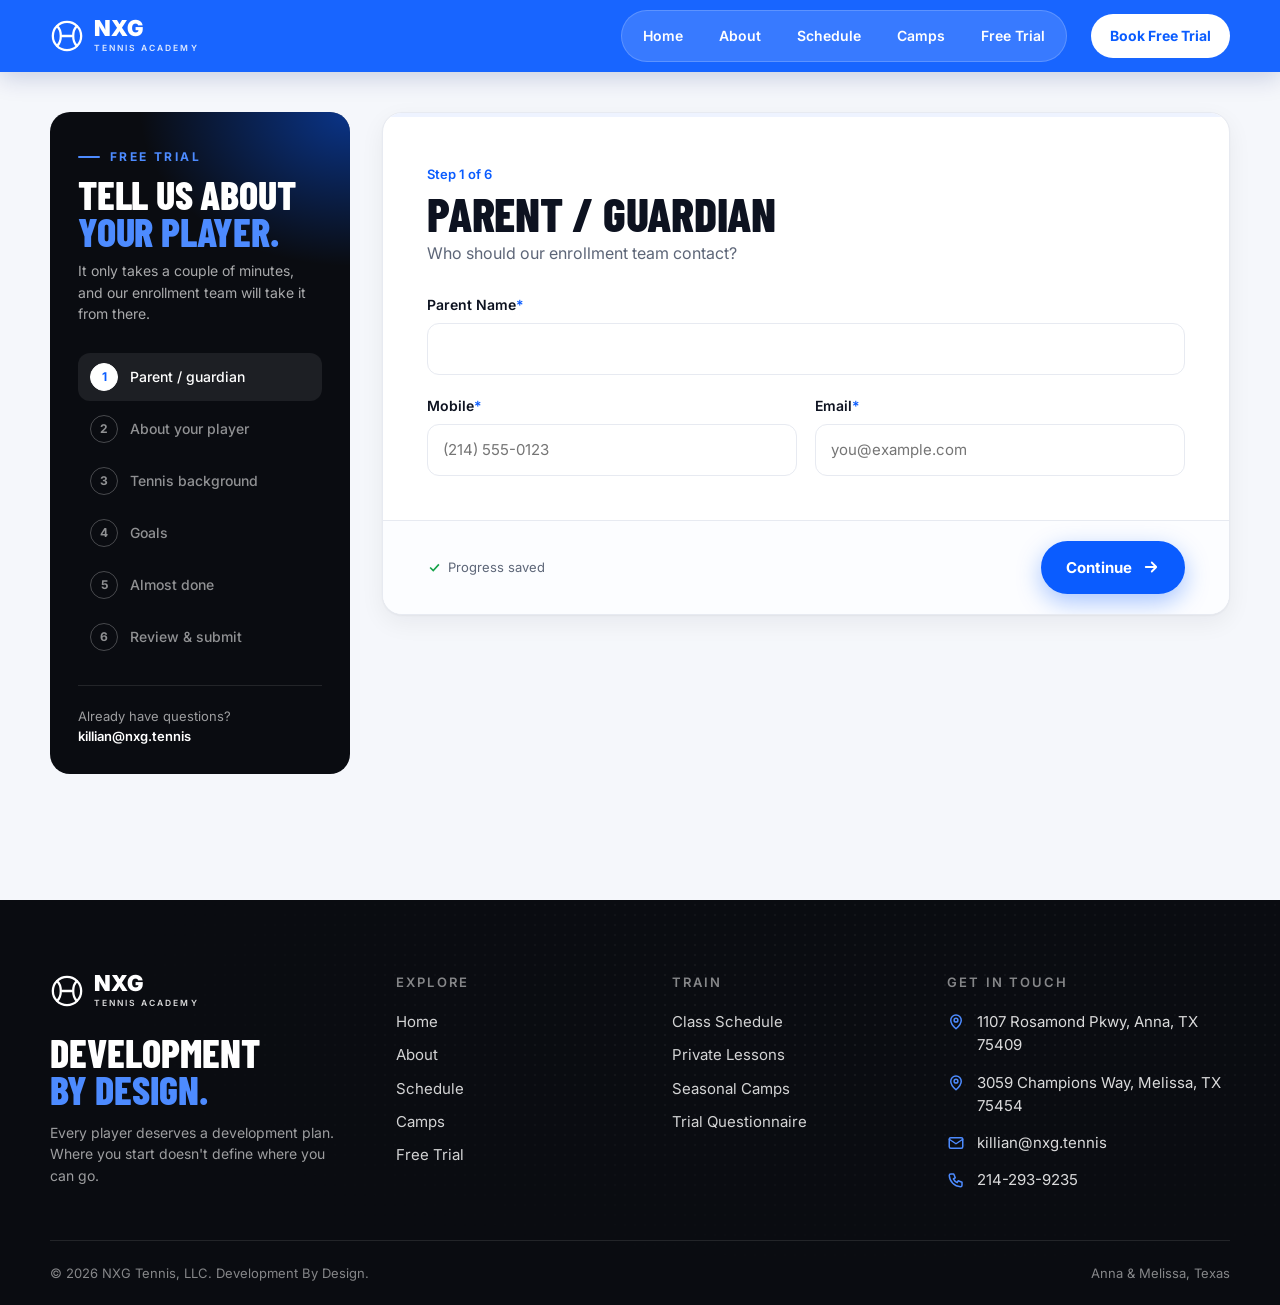
<file: trial-form.html>
<!doctype html>
<html lang="en" class="no-js">
<head>
<meta charset="utf-8">
<meta name="viewport" content="width=device-width, initial-scale=1">
<title>Free Trial Questionnaire | NXG Tennis</title>
<meta name="description" content="Tell us about your player to book a free NXG Tennis trial.">
<link rel="preconnect" href="https://fonts.googleapis.com">
<link rel="preconnect" href="https://fonts.gstatic.com" crossorigin>
<link href="https://fonts.googleapis.com/css2?family=Barlow+Condensed:wght@700;800&family=Inter:wght@400;500;600;700;800;900&display=swap" rel="stylesheet">
<link rel="stylesheet" href="assets/styles.css">
<style>
  body{background:var(--mist)}
  .form-page{padding:calc(var(--header-h) + 40px) 0 80px;min-height:100vh}
  .form-grid{display:grid;grid-template-columns:300px 1fr;gap:32px;align-items:start}

  /* sidebar */
  .rail{position:sticky;top:calc(var(--header-h) + 24px);background:var(--ink);color:#fff;border-radius:var(--radius);padding:28px;overflow:hidden;isolation:isolate}
  .rail::before{content:"";position:absolute;inset:0;z-index:-1;background:radial-gradient(300px 220px at 100% 0%, rgba(10,92,255,.5), transparent 70%)}
  .rail h1{font-size:40px;line-height:.92}
  .rail > p{color:rgba(255,255,255,.65);font-size:14px;margin-top:10px}
  .rail ol{list-style:none;margin-top:28px;display:grid;gap:4px}
  .rail li button{all:unset;box-sizing:border-box;width:100%;display:flex;align-items:center;gap:12px;padding:10px 12px;border-radius:12px;font-size:14px;font-weight:500;color:rgba(255,255,255,.55);cursor:default}
  .rail li .dot{width:28px;height:28px;border-radius:50%;border:1.5px solid rgba(255,255,255,.25);display:grid;place-items:center;font-size:12px;font-weight:700;flex-shrink:0;transition:.25s}
  .rail li.done button{color:rgba(255,255,255,.85);cursor:pointer}
  .rail li.done button:hover{background:rgba(255,255,255,.06)}
  .rail li.done .dot{background:var(--blue);border-color:var(--blue);color:#fff}
  .rail li.active button{color:#fff;background:rgba(255,255,255,.08)}
  .rail li.active .dot{border-color:#fff;background:#fff;color:var(--blue)}
  .rail .help{margin-top:24px;padding-top:20px;border-top:1px solid rgba(255,255,255,.1);font-size:13px;color:rgba(255,255,255,.6)}
  .rail .help a{color:#fff;font-weight:600}

  /* form card */
  .fcard{background:#fff;border-radius:var(--radius);box-shadow:var(--shadow);border:1px solid var(--line);overflow:hidden}
  .progress{height:4px;background:var(--blue-50)}
  .progress i{display:block;height:100%;background:var(--blue);width:0;transition:width .4s cubic-bezier(.2,.8,.2,1)}
  .fbody{padding:clamp(24px,4vw,44px)}
  .step-label{font-size:13px;font-weight:600;color:var(--blue)}
  .step h2{font-size:clamp(34px,4vw,48px);margin-top:6px}
  .step > p.sub{color:var(--muted);margin-top:6px}
  .step{animation:stepIn .4s cubic-bezier(.2,.8,.2,1)}
  @keyframes stepIn{from{opacity:0;transform:translateX(16px)}to{opacity:1;transform:none}}
  .fields{display:grid;grid-template-columns:1fr 1fr;gap:20px 18px;margin-top:28px}
  .field{display:flex;flex-direction:column;gap:8px}
  .field.full{grid-column:1/-1}
  .field > label,.field > .q{font-size:14px;font-weight:600}
  .req{color:var(--blue)}
  .opt{font-weight:400;color:var(--muted)}
  .input{width:100%;padding:13px 15px;border:1.5px solid var(--line);border-radius:12px;background:#fff;font-size:15px;transition:border-color .2s, box-shadow .2s}
  .input:hover{border-color:#cfd5e2}
  .input:focus{outline:none;border-color:var(--blue);box-shadow:0 0 0 4px rgba(10,92,255,.12)}
  textarea.input{min-height:120px;resize:vertical}
  .field.invalid .input{border-color:#e11d48;box-shadow:0 0 0 4px rgba(225,29,72,.08)}
  .err{display:none;font-size:13px;color:#e11d48}
  .field.invalid .err{display:block}
  .hint{font-size:13px;color:var(--muted)}

  .chips{display:flex;flex-wrap:wrap;gap:8px}
  .chip{position:relative}
  .chip input{position:absolute;opacity:0;pointer-events:none}
  .chip span{display:inline-flex;align-items:center;gap:8px;padding:10px 16px;border:1.5px solid var(--line);border-radius:999px;font-size:14px;font-weight:500;cursor:pointer;transition:.18s;user-select:none;background:#fff}
  .chip span:hover{border-color:#bcc6d8}
  .chip input:checked + span{border-color:var(--blue);background:var(--blue-50);color:var(--blue);font-weight:600}
  .chip input:focus-visible + span{outline:3px solid var(--blue-400);outline-offset:2px}
  .chip input[type=checkbox] + span::before{content:"";width:16px;height:16px;border-radius:5px;border:1.5px solid #c3cbdb;transition:.18s;background:#fff center/12px no-repeat}
  .chip input[type=checkbox]:checked + span::before{background-color:var(--blue);border-color:var(--blue);background-image:url("data:image/svg+xml,%3Csvg xmlns='http://www.w3.org/2000/svg' viewBox='0 0 24 24' fill='none' stroke='white' stroke-width='3.5'%3E%3Cpath d='m5 12 5 5 9-10'/%3E%3C/svg%3E")}
  .field.invalid .chips .chip span{border-color:#f3b4c2}

  .loc-cards{display:grid;grid-template-columns:repeat(3,1fr);gap:12px}
  .loc-card{position:relative}
  .loc-card input{position:absolute;opacity:0}
  .loc-card span{display:block;padding:18px;border:1.5px solid var(--line);border-radius:14px;cursor:pointer;transition:.18s;height:100%}
  .loc-card b{display:block;font-size:16px}
  .loc-card small{color:var(--muted);font-size:13px}
  .loc-card input:checked + span{border-color:var(--blue);background:var(--blue-50);box-shadow:0 0 0 3px rgba(10,92,255,.1)}
  .loc-card input:focus-visible + span{outline:3px solid var(--blue-400);outline-offset:2px}

  .nav-row{display:flex;justify-content:space-between;align-items:center;gap:12px;padding:20px clamp(24px,4vw,44px);border-top:1px solid var(--line);background:#fcfdff}
  .nav-row .saved{font-size:13px;color:var(--muted);display:flex;align-items:center;gap:6px}
  .nav-row .saved svg{width:15px;height:15px;color:#16a34a}
  .nav-row .btns{display:flex;gap:10px;margin-left:auto}
  .btn[disabled]{opacity:.6;pointer-events:none}

  .review{display:grid;gap:14px;margin-top:24px}
  .rv{border:1px solid var(--line);border-radius:14px;overflow:hidden}
  .rv header{display:flex;justify-content:space-between;align-items:center;padding:12px 18px;background:var(--mist);font-weight:700;font-size:14px}
  .rv header button{border:0;background:none;color:var(--blue);font-weight:600;cursor:pointer;font-size:13px}
  .rv dl{display:grid;grid-template-columns:minmax(160px,40%) 1fr;gap:0}
  .rv dt,.rv dd{padding:10px 18px;font-size:14px;border-top:1px solid var(--line)}
  .rv dt{color:var(--muted)}
  .rv dd{font-weight:500;word-break:break-word}

  .success{text-align:center;padding:clamp(40px,7vw,72px) clamp(24px,5vw,56px)}
  .success .check{width:84px;height:84px;margin:0 auto 24px;border-radius:50%;background:var(--blue);display:grid;place-items:center;box-shadow:0 16px 40px rgba(10,92,255,.35);animation:pop .5s cubic-bezier(.2,1.6,.4,1)}
  .success .check svg{width:40px;height:40px;color:#fff}
  @keyframes pop{from{transform:scale(.4);opacity:0}}
  .success h2{font-size:clamp(40px,5vw,60px)}
  .success p{color:var(--muted);max-width:480px;margin:12px auto 0}
  .success .actions{display:flex;gap:10px;justify-content:center;flex-wrap:wrap;margin-top:28px}
  .notice{margin-top:22px;padding:14px 16px;border-radius:12px;background:#fff8e6;border:1px solid #f6dfa0;color:#7a5a00;font-size:14px;text-align:left}
  .form-error{margin-top:16px;padding:12px 14px;border-radius:12px;background:#fff1f3;border:1px solid #fbc6d0;color:#b4123a;font-size:14px}

  @media (max-width:1000px){
    .form-grid{grid-template-columns:1fr}
    .rail{position:static}
    .rail ol{grid-auto-flow:column;grid-auto-columns:1fr;overflow-x:auto;gap:6px}
    .rail li button{flex-direction:column;gap:6px;padding:8px 4px;font-size:11px;text-align:center}
    .rail .help{display:none}
  }
  @media (max-width:640px){
    .fields{grid-template-columns:1fr}
    .loc-cards{grid-template-columns:1fr}
    .rv dl{grid-template-columns:1fr}
    .rv dt{border-top:1px solid var(--line);padding-bottom:0}
    .rv dd{border-top:0;padding-top:4px}
    .rail li button span.lbl{display:none}
    .nav-row .saved{display:none}
  }
</style>
</head>
<body data-header-solid>
<div data-header></div>

<main id="main" class="form-page">
  <div class="wrap form-grid">
    <aside class="rail">
      <span class="eyebrow" style="color:var(--blue-400)">Free trial</span>
      <h1 class="display" style="margin-top:10px">Tell us about<br><span class="accent" style="color:var(--blue-400)">your player.</span></h1>
      <p>It only takes a couple of minutes, and our enrollment team will take it from there.</p>
      <ol id="rail"></ol>
      <div class="help">Already have questions?<br><a href="mailto:killian@nxg.tennis">killian@nxg.tennis</a></div>
    </aside>

    <div class="fcard">
      <div class="progress"><i id="bar"></i></div>
      <form id="trialForm" novalidate>
        <div aria-hidden="true" style="position:absolute;left:-9999px;width:1px;height:1px;overflow:hidden">
          <label for="hp_company">Company</label><input id="hp_company" name="hp_company" type="text" tabindex="-1" autocomplete="off">
        </div>
        <div class="fbody" id="stepHost"></div>
        <div class="nav-row" id="navRow">
          <span class="saved" id="saved" hidden><svg viewBox="0 0 24 24" fill="none" stroke="currentColor" stroke-width="2.6"><path d="m5 12 5 5 9-10"/></svg>Progress saved</span>
          <div class="btns">
            <button type="button" class="btn btn-outline" id="back">Back</button>
            <button type="submit" class="btn btn-primary" id="next">Continue</button>
          </div>
        </div>
      </form>
    </div>
  </div>
</main>

<div data-footer></div>
<script src="assets/site.js"></script>
<script>
/* ============================================================
   FORM DELIVERY
   Submissions are emailed to ENROLLMENT_EMAIL through FormSubmit
   (formsubmit.co, free, no account needed).

   ONE-TIME ACTIVATION: the very first submission makes FormSubmit
   send an "Activate Form" email to ENROLLMENT_EMAIL. Click the
   button in that email once; every submission after that arrives
   as a formatted table. FormSubmit then also emails a random
   alias (e.g. "a1b2c3d4e5..."). Paste it in FORMSUBMIT_ID to hide
   the real address from the page source (optional).

   To use Formspree / Getform / Apps Script instead, put that URL
   in FORM_ENDPOINT; it takes priority over FormSubmit.
   If sending ever fails, the form falls back to a pre-filled email.
   ============================================================ */
const ENROLLMENT_EMAIL = 'killian@nxg.tennis';
const FORMSUBMIT_ID = '';   // optional alias from FormSubmit's activation email
const FORM_ENDPOINT = '';   // optional override (e.g. https://formspree.io/f/xxxxxx)
const ENDPOINT = FORM_ENDPOINT || `https://formsubmit.co/ajax/${FORMSUBMIT_ID || ENROLLMENT_EMAIL}`;

/* ---- Questions: same as the original NXG free-trial form ---- */
const STEPS = [
  { id: 'parent', title: 'Parent / guardian', sub: "Who should our enrollment team contact?", fields: [
    { name: 'parentName', label: 'Parent Name', type: 'text', autocomplete: 'name', full: true },
    { name: 'mobile', label: 'Mobile', type: 'tel', autocomplete: 'tel', placeholder: '(214) 555-0123' },
    { name: 'email', label: 'Email', type: 'email', autocomplete: 'email', placeholder: 'you@example.com' }
  ]},
  { id: 'player', title: 'About your player', sub: 'A few basics so we can get to know them.', fields: [
    { name: 'playerName', label: 'Player Name', type: 'text', full: true },
    { name: 'age', label: 'Age', type: 'number', min: 3, max: 99 },
    { name: 'grade', label: 'Grade', type: 'text', placeholder: 'e.g. 5th' },
    { name: 'school', label: 'School', type: 'text', full: true }
  ]},
  { id: 'background', title: 'Tennis background', sub: "There are no wrong answers. This helps us plan the trial.", fields: [
    { name: 'howLong', label: 'How long has your player played tennis?', type: 'chips', options: ['Brand new', 'Less than 6 months', '6–12 months', '1–2 years', '3+ years'], full: true },
    { name: 'currentTraining', label: 'Where does your player currently train?', type: 'text', placeholder: 'Club, school team, coach, or "Not currently"', full: true },
    { name: 'frequency', label: 'How often do they currently train?', type: 'chips', options: ['Not currently', 'Once a week', '2–3 times a week', '4+ times a week'], full: true },
    { name: 'tournaments', label: 'Does your player currently compete in tournaments?', type: 'chips', options: ['Yes', 'No', 'Not yet, but interested'], full: true },
    { name: 'utr', label: 'Current UTR if known?', type: 'text', placeholder: 'e.g. 4.5, or "Unknown"', hint: 'Not sure? Just type "Unknown".' },
    { name: 'level', label: 'How would you currently describe their current level (beginner to advanced)?', type: 'chips', options: ['Beginner', 'Advanced beginner', 'Intermediate', 'Advanced'], full: true }
  ]},
  { id: 'goals', title: 'Goals', sub: 'Select everything that applies.', fields: [
    { name: 'improve', label: 'What would you most like your player to improve?', type: 'checks', full: true,
      options: ['Fundamentals', 'Stroke Development', 'Movement/footwork', 'Athleticism/fitness', 'Consistency', 'Match Play', 'School Tennis', 'Tournament Prep', 'Competitive Development', 'Confidence', 'Long-term Development', 'Not Sure'] }
  ]},
  { id: 'final', title: 'Almost done', sub: 'Last few details before your trial.', fields: [
    { name: 'location', label: 'Preferred location (Melissa/Anna)?', type: 'location', full: true },
    { name: 'notes', label: "Anything else you'd like our coaches to know before the trial?", type: 'textarea', placeholder: 'Injuries, scheduling needs, goals, personality…', full: true },
    { name: 'heard', label: 'How did you hear about NXG?', type: 'chips', options: ['Google', 'Instagram / Facebook', 'Friend or family', 'School', 'Drove by', 'Other'], full: true }
  ]},
  { id: 'review', title: 'Review & submit', sub: "Double-check your answers, then send them to our enrollment team." }
];

const LOCATIONS = [
  { v: 'Anna', d: '1107 Rosamond Pkwy' },
  { v: 'Melissa', d: '3059 Champions Way' },
  { v: 'Either', d: "Whichever fits best" }
];

/* ---- State with safe local draft ---- */
const KEY = 'nxg-trial-draft-v1';
let data = {}, step = 0, maxStep = 0;
try { const s = JSON.parse(localStorage.getItem(KEY) || 'null'); if (s) { data = s.data || {}; maxStep = Math.min(s.maxStep || 0, STEPS.length - 2); step = 0; } } catch (e) {}
const save = () => { try { localStorage.setItem(KEY, JSON.stringify({ data, maxStep })); flashSaved(); } catch (e) {} };
let savedTimer;
function flashSaved() { const s = document.getElementById('saved'); s.hidden = false; clearTimeout(savedTimer); savedTimer = setTimeout(() => s.hidden = true, 1800); }

const host = document.getElementById('stepHost');
const form = document.getElementById('trialForm');
const esc = s => String(s ?? '').replace(/[&<>"']/g, c => ({ '&': '&amp;', '<': '&lt;', '>': '&gt;', '"': '&quot;', "'": '&#39;' }[c]));
const allFields = STEPS.flatMap(s => s.fields || []);

function fieldHTML(f) {
  const v = data[f.name];
  const req = '<span class="req">*</span>';
  const id = 'f_' + f.name;
  let control = '';
  if (f.type === 'chips') {
    control = `<div class="chips" role="radiogroup" aria-labelledby="${id}_l">${f.options.map(o =>
      `<label class="chip"><input type="radio" name="${f.name}" value="${esc(o)}"${v === o ? ' checked' : ''}><span>${esc(o)}</span></label>`).join('')}</div>`;
    if (f.name === 'heard') control += `<input class="input" style="margin-top:10px${v && v.startsWith('Other') ? '' : ';display:none'}" id="heardOther" placeholder="Tell us where" value="${esc(v && v.startsWith('Other: ') ? v.slice(7) : '')}">`;
  } else if (f.type === 'checks') {
    const arr = Array.isArray(v) ? v : [];
    control = `<div class="chips" role="group" aria-labelledby="${id}_l">${f.options.map(o =>
      `<label class="chip"><input type="checkbox" name="${f.name}" value="${esc(o)}"${arr.includes(o) ? ' checked' : ''}><span>${esc(o)}</span></label>`).join('')}</div>`;
  } else if (f.type === 'location') {
    control = `<div class="loc-cards" role="radiogroup" aria-labelledby="${id}_l">${LOCATIONS.map(l =>
      `<label class="loc-card"><input type="radio" name="${f.name}" value="${l.v}"${v === l.v ? ' checked' : ''}><span><b>${l.v}</b><small>${l.d}</small></span></label>`).join('')}</div>`;
  } else if (f.type === 'textarea') {
    control = `<textarea class="input" id="${id}" name="${f.name}" placeholder="${esc(f.placeholder || '')}">${esc(v || '')}</textarea>`;
  } else {
    control = `<input class="input" id="${id}" name="${f.name}" type="${f.type}" value="${esc(v || '')}"${f.autocomplete ? ` autocomplete="${f.autocomplete}"` : ''}${f.placeholder ? ` placeholder="${esc(f.placeholder)}"` : ''}${f.min ? ` min="${f.min}" max="${f.max}" inputmode="numeric"` : ''}>`;
  }
  const isGroup = ['chips', 'checks', 'location'].includes(f.type);
  const lab = isGroup ? `<span class="q" id="${id}_l">${esc(f.label)}${req}</span>` : `<label for="${id}">${esc(f.label)}${req}</label>`;
  return `<div class="field${f.full ? ' full' : ''}" data-field="${f.name}">${lab}${control}${f.hint ? `<span class="hint">${esc(f.hint)}</span>` : ''}<span class="err" role="alert"></span></div>`;
}

function reviewHTML() {
  return `<div class="review">${STEPS.slice(0, -1).map((s, i) => `
    <section class="rv"><header>${esc(s.title)}<button type="button" data-goto="${i}">Edit</button></header>
      <dl>${s.fields.map(f => `<dt>${esc(f.label)}</dt><dd>${esc(fmt(data[f.name])) || '<span style="color:var(--muted)">—</span>'}</dd>`).join('')}</dl>
    </section>`).join('')}</div>
    <div id="submitError"></div>`;
}
const fmt = v => Array.isArray(v) ? v.join(', ') : (v ?? '');

function render() {
  const s = STEPS[step];
  host.innerHTML = `<div class="step">
      <span class="step-label">Step ${step + 1} of ${STEPS.length}</span>
      <h2 class="display">${esc(s.title)}</h2>
      <p class="sub">${esc(s.sub)}</p>
      ${s.fields ? `<div class="fields">${s.fields.map(fieldHTML).join('')}</div>` : reviewHTML()}
    </div>`;
  document.getElementById('bar').style.width = ((step) / (STEPS.length - 1) * 100) + '%';
  document.getElementById('back').style.visibility = step === 0 ? 'hidden' : 'visible';
  document.getElementById('next').innerHTML = step === STEPS.length - 1
    ? `Submit ${NXG.arrow}` : `Continue ${NXG.arrow}`;
  document.getElementById('rail').innerHTML = STEPS.map((x, i) =>
    `<li class="${i === step ? 'active' : i <= maxStep ? 'done' : ''}"><button type="button" ${i <= maxStep && i !== step ? `data-goto="${i}"` : 'tabindex="-1"'}><span class="dot">${i < maxStep || (i <= maxStep && i !== step) ? '✓' : i + 1}</span><span class="lbl">${esc(x.title)}</span></button></li>`).join('');
  wire();
}

function wire() {
  host.querySelectorAll('input,textarea').forEach(el => {
    el.addEventListener('input', () => { collect(); el.closest('.field')?.classList.remove('invalid'); save(); });
    el.addEventListener('change', () => {
      collect(); el.closest('.field')?.classList.remove('invalid');
      if (el.name === 'heard') { const o = document.getElementById('heardOther'); o.style.display = el.value === 'Other' ? '' : 'none'; if (el.value === 'Other') o.focus(); }
      if (el.name === 'improve' && el.value === 'Not Sure' && el.checked) host.querySelectorAll('input[name=improve]').forEach(c => { if (c.value !== 'Not Sure') c.checked = false; });
      if (el.name === 'improve' && el.value !== 'Not Sure' && el.checked) { const ns = host.querySelector('input[name=improve][value="Not Sure"]'); if (ns) ns.checked = false; }
      collect(); save();
    });
  });
  document.querySelectorAll('[data-goto]').forEach(b => b.addEventListener('click', () => go(+b.dataset.goto)));
}

function collect() {
  const s = STEPS[step]; if (!s.fields) return;
  s.fields.forEach(f => {
    if (f.type === 'checks') data[f.name] = [...host.querySelectorAll(`input[name="${f.name}"]:checked`)].map(i => i.value);
    else if (['chips', 'location'].includes(f.type)) {
      const c = host.querySelector(`input[name="${f.name}"]:checked`); data[f.name] = c ? c.value : '';
      if (f.name === 'heard' && data.heard === 'Other') { const o = document.getElementById('heardOther').value.trim(); data.heard = o ? 'Other: ' + o : 'Other'; }
    } else { const el = host.querySelector(`[name="${f.name}"]`); data[f.name] = el ? el.value.trim() : ''; }
  });
}

function validate() {
  const s = STEPS[step]; if (!s.fields) return true;
  let firstBad = null;
  s.fields.forEach(f => {
    const v = data[f.name]; let msg = '';
    if (f.type === 'checks' ? !(v && v.length) : !v) msg = f.type === 'checks' ? 'Please choose at least one.' : (['chips', 'location'].includes(f.type) ? 'Please choose an option.' : 'This field is required.');
    else if (f.type === 'email' && !/^[^\s@]+@[^\s@]+\.[^\s@]{2,}$/.test(v)) msg = 'Please enter a valid email address.';
    else if (f.type === 'tel' && v.replace(/\D/g, '').length < 10) msg = 'Please enter a 10-digit mobile number.';
    else if (f.name === 'age' && (+v < 3 || +v > 99)) msg = 'Please enter a valid age.';
    const el = host.querySelector(`[data-field="${f.name}"]`);
    el.classList.toggle('invalid', !!msg); el.querySelector('.err').textContent = msg;
    if (msg && !firstBad) firstBad = el;
  });
  if (firstBad) { firstBad.scrollIntoView({ behavior: 'smooth', block: 'center' }); (firstBad.querySelector('input,textarea'))?.focus({ preventScroll: true }); return false; }
  return true;
}

function go(i) {
  collect();
  if (i > step && !validate()) return;
  step = Math.max(0, Math.min(i, STEPS.length - 1));
  maxStep = Math.max(maxStep, step);
  save(); render();
  document.querySelector('.fcard').scrollIntoView({ behavior: 'smooth', block: 'start' });
}

document.getElementById('back').addEventListener('click', () => go(step - 1));
form.addEventListener('submit', async e => {
  e.preventDefault();
  if (step < STEPS.length - 1) return go(step + 1);
  // validate every step before sending
  for (let i = 0; i < STEPS.length - 1; i++) {
    const missing = STEPS[i].fields.some(f => f.type === 'checks' ? !(data[f.name] || []).length : !data[f.name]);
    if (missing) { step = i; render(); validate(); return; }
  }
  await submit();
});

function asText() {
  return allFields.map(f => `${f.label}\n${fmt(data[f.name])}`).join('\n\n');
}

const startedAt = Date.now();

function emailFallback(subject) {
  const body = encodeURIComponent('Hi NXG Enrollment Team,\n\nI would like to book a free trial. Here are our answers:\n\n' + asText() + '\n\nThank you!');
  location.href = `mailto:${ENROLLMENT_EMAIL}?subject=${encodeURIComponent(subject)}&body=${body}`;
  done(true);
}

async function submit() {
  const btn = document.getElementById('next');
  const subject = `Free Trial Request: ${data.playerName} (${data.location})`;

  // Spam guards: hidden honeypot field and a minimum fill time.
  const honey = document.getElementById('hp_company');
  if ((honey && honey.value) || Date.now() - startedAt < 4000) { done(false); return; }

  btn.disabled = true; btn.textContent = 'Sending…';
  const answers = Object.fromEntries(allFields.map(f => [f.label, fmt(data[f.name])]));
  const payload = {
    _subject: subject,
    _template: 'table',
    _captcha: 'false',
    _replyto: data.email,
    email: data.email,
    ...answers,
    'Submitted': new Date().toLocaleString('en-US', { timeZone: 'America/Chicago' }) + ' (Central)'
  };

  try {
    const ctrl = new AbortController();
    const t = setTimeout(() => ctrl.abort(), 15000);
    const r = await fetch(ENDPOINT, {
      method: 'POST',
      headers: { 'Content-Type': 'application/json', 'Accept': 'application/json' },
      body: JSON.stringify(payload),
      signal: ctrl.signal
    });
    clearTimeout(t);
    const res = await r.json().catch(() => ({}));
    // FormSubmit answers 200 with success "false" until the form is activated.
    const ok = r.ok && String(res.success ?? res.ok ?? 'true') !== 'false';
    if (!ok) throw new Error(res.message || 'HTTP ' + r.status);
    done(false);
  } catch (err) {
    console.warn('Form delivery failed:', err);
    btn.disabled = false; btn.innerHTML = `Try again ${NXG.arrow}`;
    const reason = String(err && err.message || '');
    let detail = '';
    if (location.protocol === 'file:' || /web server|HTML files/i.test(reason)) {
      detail = `This page was opened as a file on your computer. The form only sends from the live website, so open it there instead.`;
    } else if (/activat/i.test(reason)) {
      detail = `This form hasn't been activated yet. An "Activate Form" email from FormSubmit was sent to ${ENROLLMENT_EMAIL}. Click the button in that email once (check spam too), then submit again.`;
    } else if (err && err.name === 'AbortError') {
      detail = `The request timed out. Please check your connection and try again.`;
    } else if (reason) {
      detail = `Reason: ${esc(reason)}`;
    }
    document.getElementById('submitError').innerHTML = `
      <div class="form-error">We couldn't send your request just now.
        ${detail ? `<div style="margin:6px 0">${detail}</div>` : ''}
        <button type="button" id="mailFallback" style="border:0;background:none;color:inherit;font-weight:700;text-decoration:underline;cursor:pointer;padding:0">Send it by email instead</button>
        or call <a href="tel:+12142939235" style="font-weight:600">214-293-9235</a>.</div>`;
    document.getElementById('mailFallback').addEventListener('click', () => emailFallback(subject));
  }
}

function done(viaEmail) {
  try { localStorage.removeItem(KEY); } catch (e) {}
  document.getElementById('bar').style.width = '100%';
  document.getElementById('navRow').hidden = true;
  document.querySelectorAll('#rail li').forEach(li => { li.className = 'done'; li.querySelector('.dot').textContent = '✓'; });
  host.innerHTML = `<div class="success">
      <div class="check"><svg viewBox="0 0 24 24" fill="none" stroke="currentColor" stroke-width="3"><path d="m5 12 5 5 9-10"/></svg></div>
      <h2 class="display">${viaEmail ? 'Almost there!' : "You're all set!"}</h2>
      <p>${viaEmail
        ? `Your email app should open with ${esc(data.playerName)}'s answers filled in. Just press <b>Send</b> and our enrollment team will reach out to schedule the trial.`
        : `Thanks, ${esc(data.parentName.split(' ')[0])}! Our enrollment team will reach out soon to schedule ${esc(data.playerName)}'s free on-court trial.`}</p>
      ${viaEmail ? `<div class="notice">Email app didn't open? <button type="button" id="copyBtn" style="border:0;background:none;color:var(--blue);font-weight:700;cursor:pointer;padding:0">Copy your answers</button> and send them to <a href="mailto:${ENROLLMENT_EMAIL}" style="font-weight:600">${ENROLLMENT_EMAIL}</a>.</div>` : ''}
      <div class="actions">
        <a class="btn btn-primary" href="schedule.html">Browse the class schedule ${NXG.arrow}</a>
        <a class="btn btn-outline" href="index.html">Back to home</a>
      </div>
    </div>`;
  const text = asText();
  document.getElementById('copyBtn')?.addEventListener('click', async e => {
    try { await navigator.clipboard.writeText(text); e.target.textContent = 'Copied!'; } catch { e.target.textContent = 'Copy failed'; }
  });
}

render();
</script>
</body>
</html>
</file>
<file: assets/styles.css>
/* NXG Tennis — shared styles */
:root{
  --blue:#0a5cff;
  --blue-600:#004ae6;
  --blue-400:#4d8bff;
  --blue-50:#eef3ff;
  --ink:#0a0c11;
  --ink-2:#12151d;
  --ink-3:#1b1f2a;
  --white:#ffffff;
  --bg:#ffffff;
  --mist:#f5f7fb;
  --line:#e7eaf1;
  --text:#0d1220;
  --muted:#5d6678;
  --ball:#d4f034;
  --radius:20px;
  --radius-sm:12px;
  --shadow:0 1px 2px rgba(13,18,32,.04), 0 8px 24px rgba(13,18,32,.06);
  --shadow-lg:0 24px 60px rgba(13,18,32,.12);
  --display:'Barlow Condensed', 'Arial Narrow', sans-serif;
  --body:'Inter', system-ui, -apple-system, sans-serif;
  --header-h:72px;
}
*,*::before,*::after{box-sizing:border-box}
*{margin:0;padding:0}
html{scroll-behavior:smooth;scroll-padding-top:calc(var(--header-h) + 16px)}
body{font-family:var(--body);color:var(--text);background:var(--bg);-webkit-font-smoothing:antialiased;line-height:1.55;overflow-x:hidden}
a{color:inherit;text-decoration:none}
img,svg{display:block;max-width:100%}
button,input,select,textarea{font:inherit;color:inherit}
:focus-visible{outline:3px solid var(--blue-400);outline-offset:3px;border-radius:6px}
.wrap{width:min(1180px,100% - 32px);margin-inline:auto}
.sr-only{position:absolute;width:1px;height:1px;overflow:hidden;clip:rect(0 0 0 0);white-space:nowrap}

/* ---------- Header ---------- */
.site-header{position:fixed;inset:0 0 auto 0;z-index:100;height:var(--header-h);display:flex;align-items:center;transition:background .3s, box-shadow .3s, backdrop-filter .3s}
.site-header .wrap{display:flex;align-items:center;gap:24px}
.site-header.solid,.site-header.scrolled{background:rgba(10,92,255,.94);backdrop-filter:saturate(1.4) blur(14px);-webkit-backdrop-filter:saturate(1.4) blur(14px);box-shadow:0 6px 24px rgba(0,30,110,.18)}
.brand{display:flex;align-items:center;gap:10px;color:#fff;flex-shrink:0}
.brand svg{width:34px;height:34px}
.brand b{font-weight:900;font-size:22px;letter-spacing:.02em;line-height:1;display:block}
.brand small{display:block;font-size:8.5px;letter-spacing:.24em;font-weight:600;opacity:.85;margin-top:3px}
.nav-links{display:flex;gap:4px;margin-left:auto;background:rgba(255,255,255,.14);border:1px solid rgba(255,255,255,.18);padding:5px;border-radius:999px}
.nav-links a{color:#fff;font-weight:600;font-size:14px;padding:9px 16px;border-radius:999px;transition:background .2s, color .2s}
.nav-links a:hover{background:rgba(255,255,255,.14)}
.nav-links a[aria-current="page"]{background:#fff;color:var(--blue)}
.header-cta{flex-shrink:0}
.burger{display:none;margin-left:auto;width:44px;height:44px;border:0;background:rgba(255,255,255,.14);border-radius:12px;cursor:pointer;place-items:center}
.burger span{display:block;width:20px;height:2px;background:#fff;border-radius:2px;transition:transform .3s, opacity .3s}
.burger span+span{margin-top:5px}
.burger[aria-expanded="true"] span:nth-child(1){transform:translateY(7px) rotate(45deg)}
.burger[aria-expanded="true"] span:nth-child(2){opacity:0}
.burger[aria-expanded="true"] span:nth-child(3){transform:translateY(-7px) rotate(-45deg)}
.mobile-nav{position:fixed;inset:var(--header-h) 0 auto 0;z-index:99;background:var(--blue);padding:8px 16px 24px;transform:translateY(calc(-100% - var(--header-h) - 40px));visibility:hidden;transition:transform .35s cubic-bezier(.2,.8,.2,1), visibility 0s .35s;box-shadow:0 20px 40px rgba(0,30,110,.3)}
.mobile-nav.open{transform:none;visibility:visible;transition:transform .35s cubic-bezier(.2,.8,.2,1)}
.mobile-nav a{display:flex;justify-content:space-between;align-items:center;color:#fff;font-weight:700;font-size:20px;padding:16px 4px;border-bottom:1px solid rgba(255,255,255,.18)}
.mobile-nav a[aria-current="page"]{color:#cfe0ff}
.mobile-nav a.btn{margin-top:20px;width:100%;justify-content:center;color:var(--blue);font-size:16px;padding:16px;border-bottom:0}

/* ---------- Buttons ---------- */
.btn{display:inline-flex;align-items:center;gap:10px;font-weight:700;font-size:15px;padding:14px 24px;border-radius:999px;border:1.5px solid transparent;cursor:pointer;transition:transform .2s, background .2s, box-shadow .2s, border-color .2s, color .2s;white-space:nowrap}
.btn svg{width:18px;height:18px;transition:transform .2s}
.btn:hover svg{transform:translateX(3px)}
.btn:active{transform:scale(.98)}
.btn-primary{background:var(--blue);color:#fff;box-shadow:0 8px 24px rgba(10,92,255,.35)}
.btn-primary:hover{background:var(--blue-600);box-shadow:0 10px 30px rgba(10,92,255,.45)}
.btn-white{background:#fff;color:var(--blue)}
.btn-white:hover{box-shadow:0 8px 24px rgba(0,0,0,.18)}
.btn-ghost{border-color:rgba(255,255,255,.35);color:#fff}
.btn-ghost:hover{border-color:#fff;background:rgba(255,255,255,.08)}
.btn-outline{border-color:var(--line);color:var(--text);background:#fff}
.btn-outline:hover{border-color:var(--blue);color:var(--blue)}
.btn-sm{padding:10px 18px;font-size:14px}
.btn-block{width:100%;justify-content:center}

/* ---------- Type ---------- */
.eyebrow{display:inline-flex;align-items:center;gap:10px;font-size:12px;font-weight:700;letter-spacing:.2em;text-transform:uppercase;color:var(--blue)}
.eyebrow::before{content:"";width:22px;height:2px;background:currentColor;border-radius:2px}
.display{font-family:var(--display);font-weight:800;text-transform:uppercase;line-height:.9;letter-spacing:-.005em}
.h1{font-size:clamp(56px,10vw,140px)}
.h2{font-size:clamp(40px,5.4vw,68px);margin-top:12px}
.h3{font-size:clamp(28px,3vw,36px)}
.accent{color:var(--blue)}
.lead{font-size:clamp(17px,1.6vw,19px);color:var(--muted);max-width:600px;margin-top:16px}
.section{padding:clamp(72px,10vw,120px) 0}
.section-head{display:flex;justify-content:space-between;align-items:flex-end;gap:24px;flex-wrap:wrap;margin-bottom:48px}
.bg-mist{background:var(--mist)}
.bg-ink{background:var(--ink);color:#fff}
.bg-ink .lead{color:rgba(255,255,255,.7)}

/* ---------- Page hero (inner pages) ---------- */
.page-hero{position:relative;background:var(--ink);color:#fff;padding:calc(var(--header-h) + 72px) 0 80px;overflow:hidden;isolation:isolate}
.page-hero::before{content:"";position:absolute;inset:0;z-index:-1;background:
  radial-gradient(700px 420px at 90% 0%, rgba(10,92,255,.45), transparent 60%),
  radial-gradient(500px 360px at 0% 120%, rgba(10,92,255,.2), transparent 60%)}
.page-hero::after{content:"";position:absolute;right:-140px;top:-140px;width:520px;height:520px;border-radius:50%;border:56px solid rgba(255,255,255,.04);z-index:-1}
.page-hero .lead{color:rgba(255,255,255,.72)}
.page-hero .eyebrow{color:var(--blue-400)}
.crumbs{display:flex;gap:8px;font-size:13px;color:rgba(255,255,255,.55);margin-bottom:22px}
.crumbs a:hover{color:#fff}

/* ---------- Cards ---------- */
.card{background:#fff;border:1px solid var(--line);border-radius:var(--radius);padding:28px;transition:transform .3s, box-shadow .3s, border-color .3s}
.card.hover:hover{transform:translateY(-4px);box-shadow:var(--shadow-lg);border-color:transparent}
.icon-badge{width:48px;height:48px;border-radius:14px;background:var(--blue-50);color:var(--blue);display:grid;place-items:center}
.icon-badge svg{width:24px;height:24px}
.grid-3{display:grid;grid-template-columns:repeat(3,1fr);gap:20px}
.grid-2{display:grid;grid-template-columns:repeat(2,1fr);gap:20px}

/* ---------- Embeds ---------- */
.embed-shell{background:#fff;border:1px solid var(--line);border-radius:var(--radius);box-shadow:var(--shadow);overflow:hidden;position:relative}
.embed-shell iframe{display:block;width:100%;border:0;min-height:520px;transition:height .25s}
.embed-loading{position:absolute;inset:0;display:grid;place-items:center;background:#fff;color:var(--muted);font-size:14px;pointer-events:none;transition:opacity .3s}
.embed-loading.done{opacity:0}
.spinner{width:34px;height:34px;border-radius:50%;border:3px solid var(--blue-50);border-top-color:var(--blue);animation:spin .9s linear infinite;margin:0 auto 12px}
@keyframes spin{to{transform:rotate(360deg)}}
.embed-foot{display:flex;justify-content:space-between;align-items:center;gap:12px;flex-wrap:wrap;padding:14px 20px;border-top:1px solid var(--line);font-size:13px;color:var(--muted);background:var(--mist)}
.embed-foot a{color:var(--blue);font-weight:600}

/* ---------- Segmented tabs ---------- */
.seg{display:inline-flex;gap:4px;background:var(--mist);border:1px solid var(--line);padding:5px;border-radius:999px}
.seg button{border:0;background:none;font-weight:600;font-size:14px;padding:10px 18px;border-radius:999px;cursor:pointer;color:var(--muted);transition:background .2s,color .2s,box-shadow .2s}
.seg button[aria-selected="true"]{background:#fff;color:var(--blue);box-shadow:0 2px 8px rgba(13,18,32,.08)}

/* ---------- CTA band ---------- */
.cta-band{position:relative;overflow:hidden;border-radius:28px;background:var(--blue);color:#fff;padding:clamp(48px,7vw,80px) clamp(28px,6vw,72px);isolation:isolate;display:grid;grid-template-columns:1.4fr 1fr;align-items:center;gap:32px}
.cta-band::before{content:"";position:absolute;inset:0;z-index:-1;background:
  radial-gradient(500px 340px at 100% 0%, rgba(255,255,255,.22), transparent 60%),
  radial-gradient(400px 300px at 0% 100%, rgba(0,20,90,.35), transparent 60%)}
.cta-band .ring{position:absolute;right:-80px;bottom:-160px;width:440px;height:440px;border-radius:50%;border:50px solid rgba(255,255,255,.08);z-index:-1}
.cta-band p{opacity:.88;font-size:18px;margin-top:14px;max-width:520px}
.cta-band .actions{display:flex;flex-direction:column;gap:12px;align-items:flex-start;justify-self:end}

/* ---------- Footer ---------- */
.site-footer{background:var(--ink);color:#fff;position:relative;overflow:hidden}
.site-footer::before{content:"";position:absolute;inset:0;opacity:.5;pointer-events:none;
  background-image:radial-gradient(rgba(255,255,255,.12) 1px, transparent 1.2px);background-size:10px 10px;
  -webkit-mask-image:radial-gradient(ellipse at 70% 30%, #000, transparent 65%);mask-image:radial-gradient(ellipse at 70% 30%, #000, transparent 65%)}
.foot-grid{position:relative;display:grid;grid-template-columns:1.3fr 1fr 1fr 1.2fr;gap:40px;padding:72px 0 48px}
.foot-grid h4{font-size:13px;letter-spacing:.16em;text-transform:uppercase;color:rgba(255,255,255,.5);margin-bottom:18px;font-weight:600}
.foot-grid ul{list-style:none;display:grid;gap:10px;font-size:15px}
.foot-grid ul a{color:rgba(255,255,255,.82);transition:color .2s}
.foot-grid ul a:hover{color:#fff}
.foot-tag{font-family:var(--display);font-weight:800;text-transform:uppercase;font-size:40px;line-height:.92;margin-top:24px}
.foot-tag span{color:var(--blue-400)}
.foot-desc{color:rgba(255,255,255,.6);font-size:14px;margin-top:14px;max-width:300px}
.contact-item{display:flex;gap:12px;align-items:flex-start;font-size:15px;color:rgba(255,255,255,.85)}
.contact-item svg{width:18px;height:18px;flex-shrink:0;margin-top:3px;color:var(--blue-400)}
.contact-item+.contact-item{margin-top:14px}
a.contact-item:hover{color:#fff}
.foot-bottom{position:relative;border-top:1px solid rgba(255,255,255,.1);padding:22px 0;font-size:13px;color:rgba(255,255,255,.5);display:flex;justify-content:space-between;gap:12px;flex-wrap:wrap}

/* ---------- Reveal ---------- */
.reveal{opacity:0;transform:translateY(24px);transition:opacity .7s ease, transform .7s cubic-bezier(.2,.8,.2,1)}
.reveal.in{opacity:1;transform:none}
.no-js .reveal{opacity:1;transform:none}

/* ---------- Pills / badges ---------- */
.badge{display:inline-flex;align-items:center;gap:6px;font-size:12px;font-weight:700;letter-spacing:.06em;text-transform:uppercase;padding:6px 11px;border-radius:999px;background:var(--blue-50);color:var(--blue)}
.badge.live::before{content:"";width:7px;height:7px;border-radius:50%;background:#22c55e;box-shadow:0 0 0 3px rgba(34,197,94,.2);animation:pulse 1.8s infinite}
.badge.dark{background:rgba(255,255,255,.1);color:#fff}
.badge.ball{background:var(--ball);color:#1d2400}
.badge.muted{background:var(--mist);color:var(--muted)}
@keyframes pulse{50%{box-shadow:0 0 0 6px rgba(34,197,94,0)}}

/* ---------- Responsive ---------- */
@media (max-width: 1000px){
  .nav-links,.header-cta{display:none}
  .burger{display:grid}
  .grid-3{grid-template-columns:1fr}
  .foot-grid{grid-template-columns:1fr 1fr}
  .cta-band{grid-template-columns:1fr}
  .cta-band .actions{justify-self:start}
}
@media (max-width: 640px){
  .grid-2{grid-template-columns:1fr}
  .foot-grid{grid-template-columns:1fr;gap:32px}
  .section-head{margin-bottom:32px}
  .btn{padding:13px 20px}
}
@media (prefers-reduced-motion: reduce){
  html{scroll-behavior:auto}
  *,*::before,*::after{animation-duration:.01ms!important;animation-iteration-count:1!important;transition-duration:.01ms!important}
  .reveal{opacity:1;transform:none}
}
</file>
